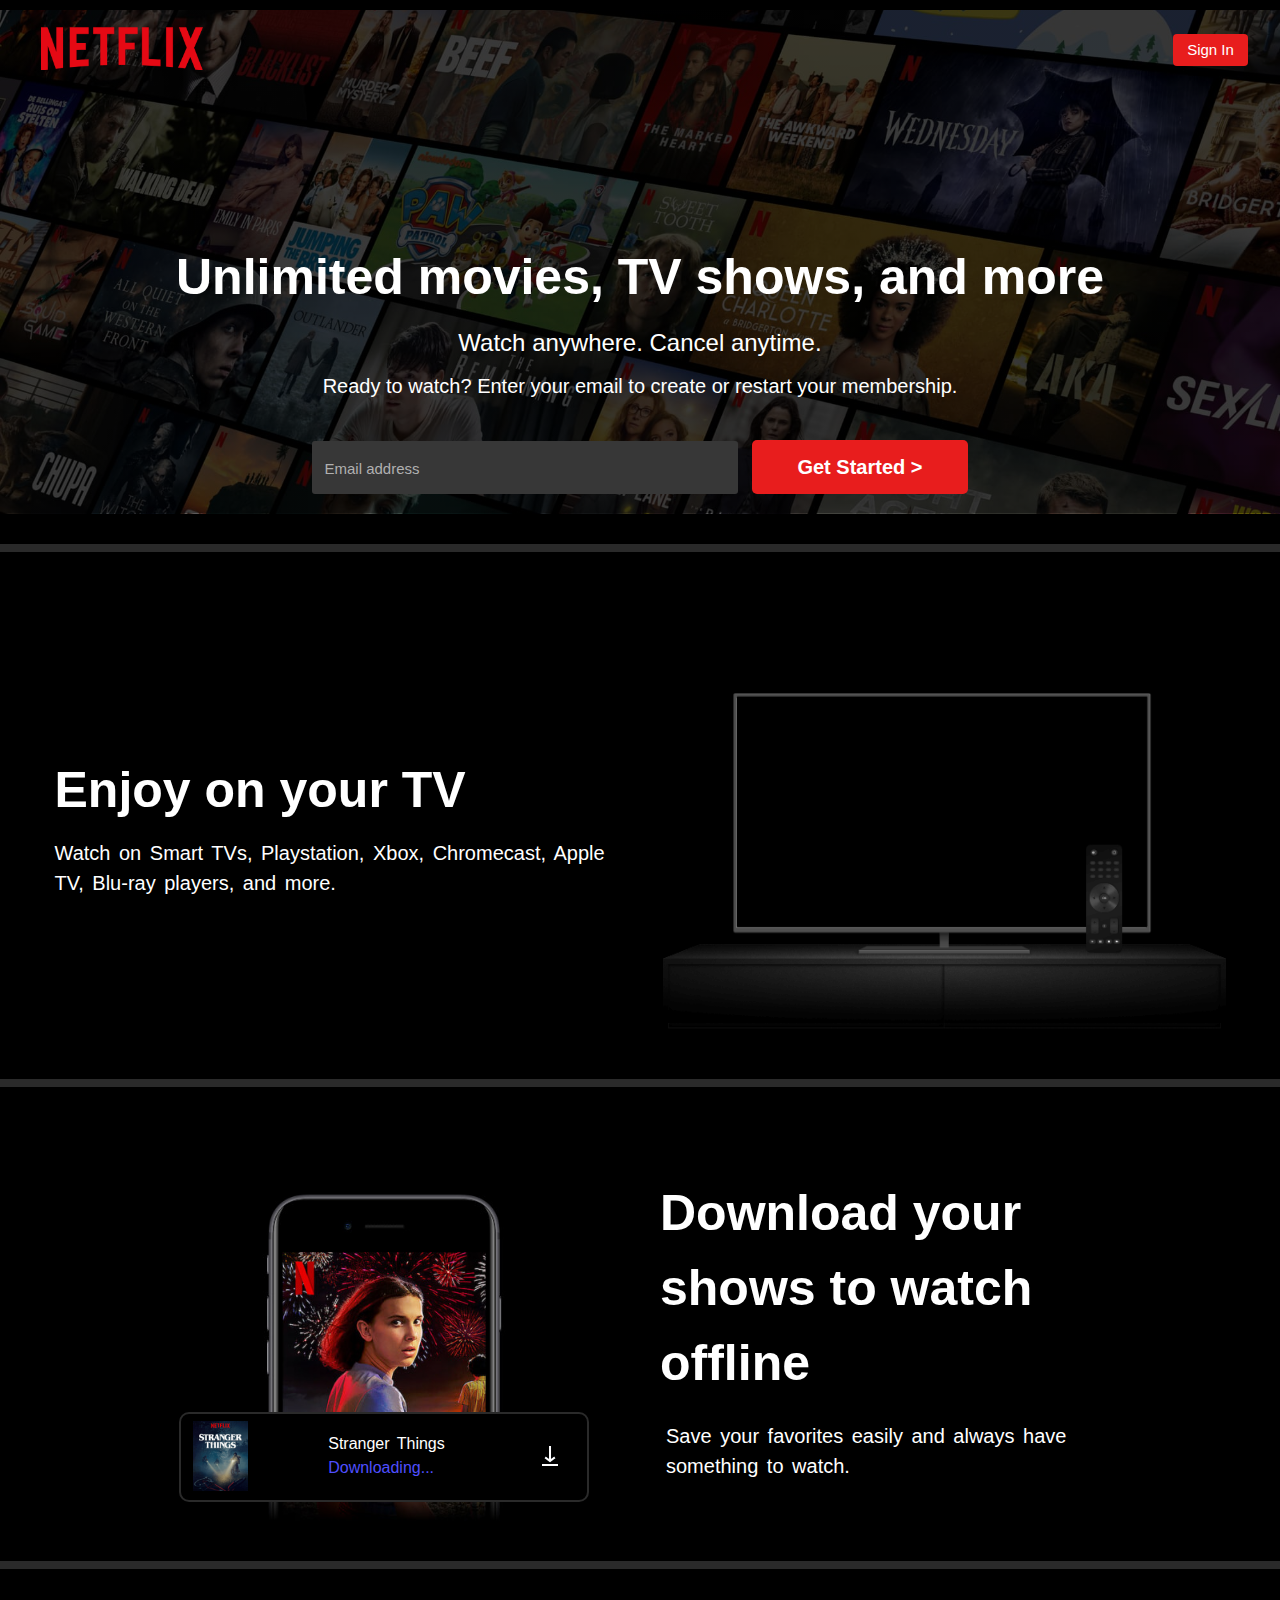
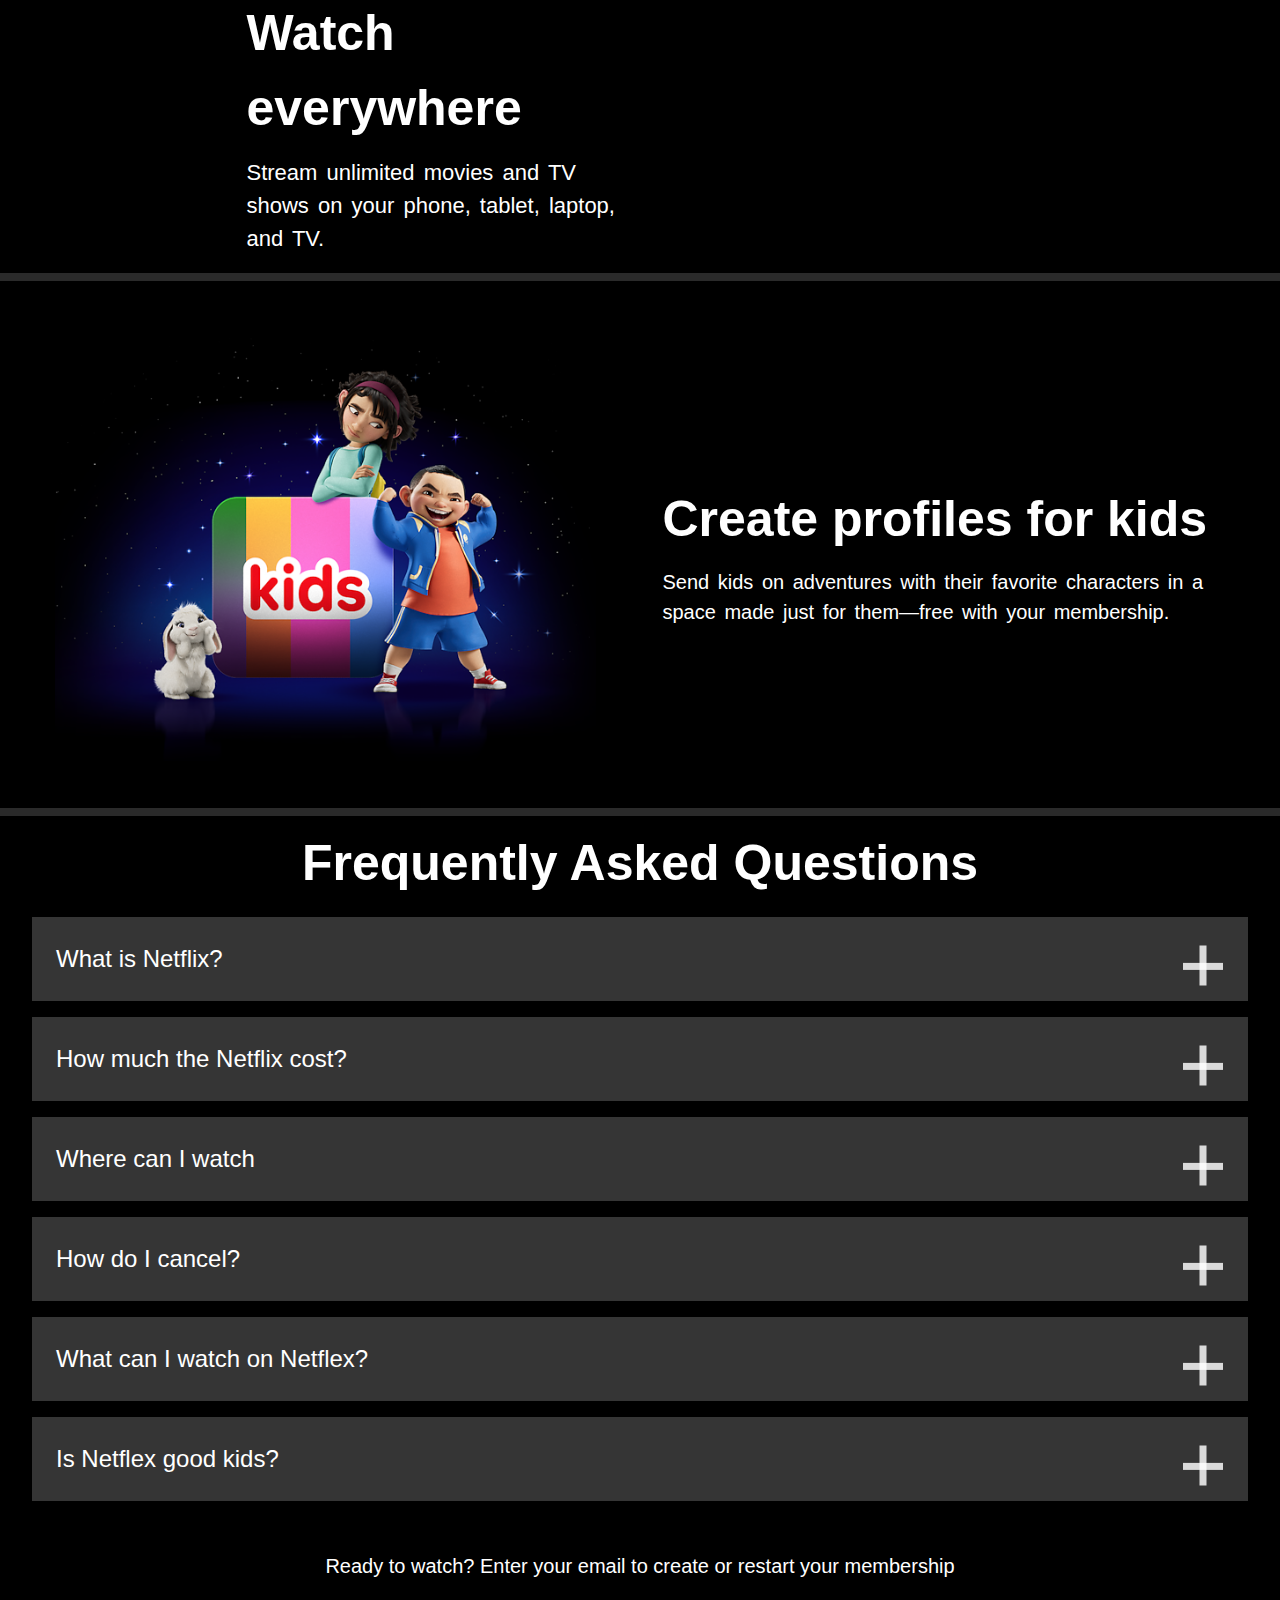
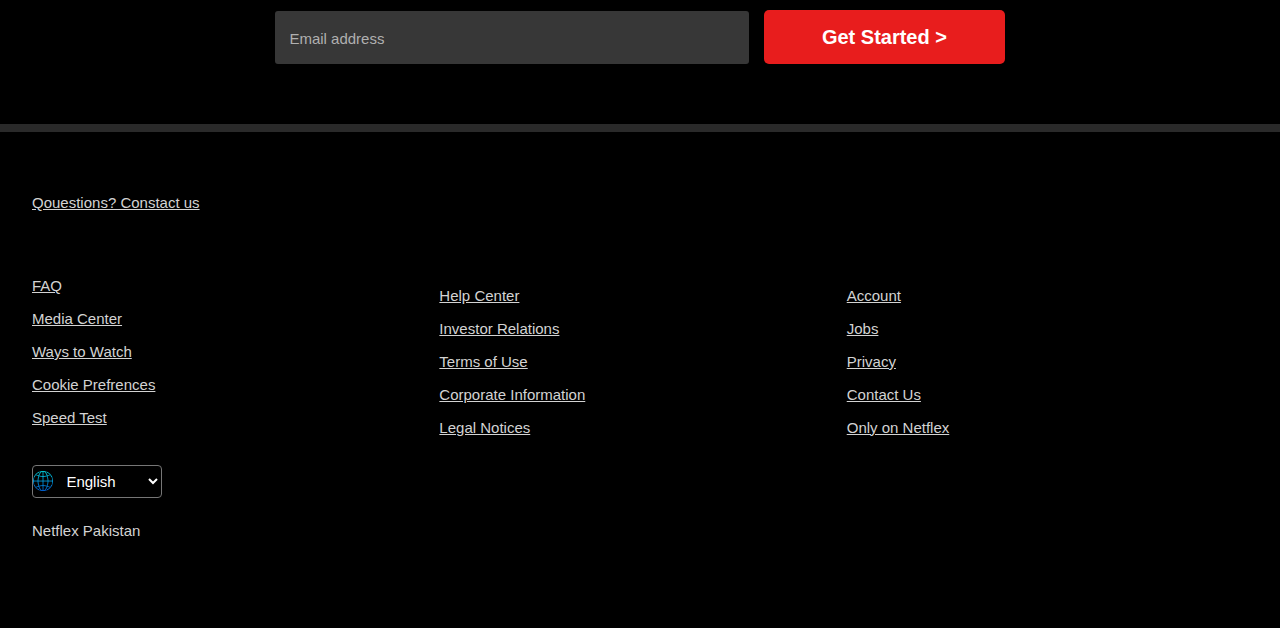
<file: index.html>
<!DOCTYPE html>
<html lang="en">
<head>
    <meta charset="UTF-8">
    <meta http-equiv="X-UA-Compatible" content="IE=edge">
    <meta name="viewport" content="width=device-width, initial-scale=1.0">
    <link rel="stylesheet" href="./css/w3.css">
    <link rel="stylesheet" href="./css/mystyle.css">
    <title>Netflex</title>
</head>
<body>
    <header class="header-section sm-bg-img">
       <div class="container">
        <nav class="navbar" style="padding: 1em 0em;">
            <div class="align-boxes">
            <div class="logo-box"><a href="#"></a></div>
            <div class="sign-btn-box bg-red-btn"><a href="./pages/signup.html">sign in</a></div>
            </div>
        </nav>
        <div class="center-content text-white">
            <h1 class="large-f">Unlimited movies, TV shows, and more</h1>
            <h3>Watch anywhere. Cancel anytime.</h3>
            <h4>Ready to watch? Enter your email to create or restart your membership.</h4>
            <div class="input-box align-boxes">
                <div class="email-box" style="width: 65%;">
                    <input class="input-box email" type="email" id="email" placeholder=" " required style="padding: 1.5em 1em 0.5em 1em;">
                    <label for="email">Email address</label>
                </div>
                <div class="send-btn bg-red-btn"><a href="#">get started ></a></div>
            </div>
        </div>
       </div>
    </header>
    <section class="section">
        <div class="container">
            <div class="align-boxes sm-dev">
            <div class="content-box left-align heading-first">
                <h1 class="large-f">Enjoy on your TV</h1>
                <p>Watch on Smart TVs, Playstation, Xbox, Chromecast, Apple TV, Blu-ray players, and more.</p>
            </div>
            <div class="content-box right-align">
                <div class="tv-img-box"><img src="./assessts/tv.png" alt="pc image">
                    <video autoplay muted preload="auto" src="https://assets.nflxext.com/ffe/siteui/acquisition/ourStory/fuji/desktop/video-tv-0819.m4v" type="video/mp4" class="hosting-vid"></video>
                </div>
            </div>
            </div>
        </div>
    </section>

    <section class="section" style="border: 0px">
        <div class="container" style="width: 80%;">
            <div class="align-boxes sm-dev">
                <div class="content-box left-align reduce-pad">
                    <div class="tv-img-box" style="margin-top: 2rem;">
                        <img src="./assessts/mobile-0819.jpg" alt="pc image">
                        <div class="download-box">
                            <div class="align-boxes" style="width: 100%; padding: 0.5em 0.8em; margin: 0rem;">
                                <div class="movie-img" style="width: 5.5rem;"><img style="display: block; height: 7rem;" src="./assessts/boxshot.png" alt="boxshot image"></div>
                                <div class="download-text"><p style="font-size: 1.6rem;">Stranger Things <span style="display: block; color: rgb(79, 79, 255);">Downloading...</span></p></div>
                                <div class="download-icon"></div>
                            </div>
                        </div>
                    </div>
                </div>
            <div class="content-box right-align heading-first" style="padding: 0em;">
                <h1 class="large-f" style=" margin-left: 2rem;">Download your shows to watch offline</h1>
                <p style="padding: 0.5em 1.3em;">Save your favorites easily and always have something to watch.</p>
            </div>
            </div>
        </div>
    </section>

    <section class="section" style="height: 65vh;">
        <div class="container" style="width: 65%; margin-top: 1.5rem;">
            <div class="content-box left-align">
                <h1 class="large-f" style="word-spacing: -3px;">Watch <span class="sm-inline" style="display: block;"> everywhere</span></h1>
                <p style="font-size: 2.2rem;">Stream unlimited movies and TV shows on your phone, tablet, laptop, and TV.</p>
            </div>
            </div>
        </div>
    </section>

    <section class="section" style="border: 0px">
        <div class="container">
            <div class="align-boxes sm-dev">
                <div class="content-box left-align">
                    <div class="tv-img-box">
                        <img src="./assessts/kids-cart.png" alt="kids cartoon image">
                    </div>
                </div>
            <div class="content-box right-align heading-first">
                <h1 class="large-f">Create profiles for kids</h1>
                <p>Send kids on adventures with their favorite characters in a space made just for them—free with your membership.</p>
            </div>
            </div>
        </div>
    </section>

    <section class="section questions-box" style="height: fit-content">
        <div class="container" style="margin: 3rem auto 2rem auto;">
            <h1 class="large-f" style="text-align: center;">Frequently Asked Questions</h1>

            <button onclick="myFunction('Demo1')" class="w3-btn popup-btn w3-block w3-text-white w3-xlarge w3-left-align w3-margin-top" style="background-color: rgba(124, 124, 124, 0.428); padding: 1em">What is Netflix?<div class="plus-btn manu-btn">
                <input class="checkbox" type="checkbox">
                <div class="lines">
                    <span class="line line1"></span>
                    <span class="line line2"></span>
                    <span class="line line3"></span>
                </div>
            </div>
        </button>
            <div id="Demo1" class="w3-container w3-padding-large w3-hide w3-border-top w3-border-black" style="background-color: rgba(124, 124, 124, 0.428);">
                <h4>Section 1</h4>
                <p>Netflix is a streaming service that offers a wide variety of award-winning TV shows, movies, anime, documentaries, and more on thousands of internet-connected devices.</p>
                <p style="padding-top: 1em;">You can watch as much as you want, whenever you want without a single commercial – all for one low monthly price. There's always something new to discover and new TV shows and movies are added every week!</p>
            </div>

            <button onclick="myFunction('Demo2')" class="w3-btn popup-btn w3-block w3-text-white w3-xlarge w3-left-align w3-margin-top" style="background-color: rgba(124, 124, 124, 0.428); padding: 1em">How much the Netflix cost?
                <div class="plus-btn manu-btn">
                    <input class="checkbox" type="checkbox">
                    <div class="lines">
                        <span class="line line1"></span>
                        <span class="line line2"></span>
                        <span class="line line3"></span>
                    </div>
                </div>
            </button>
            <div id="Demo2" class="w3-container w3-padding-large w3-hide w3-border-top w3-border-black" style="background-color: rgba(124, 124, 124, 0.428);">
                <p>Watch Netflix on your smartphone, tablet, Smart TV, laptop, or streaming device, all for one fixed monthly fee. Plans range from Rs250 to Rs1,100 a month. No extra costs, no contracts.</p>
            </div>

            <button onclick="myFunction('Demo3')" class="w3-btn popup-btn w3-block w3-text-white w3-xlarge w3-left-align w3-margin-top" style="background-color: rgba(124, 124, 124, 0.428); padding: 1em">Where can I watch 
                <div class="plus-btn manu-btn">
                    <input class="checkbox" type="checkbox">
                    <div class="lines">
                        <span class="line line1"></span>
                        <span class="line line2"></span>
                        <span class="line line3"></span>
                    </div>
                </div>
            </button>
            <div id="Demo3" class="w3-container w3-padding-large w3-hide w3-border-top w3-border-black" style="background-color: rgba(124, 124, 124, 0.428);">
                <p>Watch anywhere, anytime. Sign in with your Netflix account to watch instantly on the web at netflix.com from your personal computer or on any internet-connected device that offers the Netflix app, including smart TVs, smartphones, tablets, streaming media players and game consoles.
                </p>
                <p style="padding-top: 1em;">You can also download your favorite shows with the iOS, Android, or Windows 10 app. Use downloads to watch while you're on the go and without an internet connection. Take Netflix with you anywhere.</p>
            </div>

            <button onclick="myFunction('Demo4')" class="w3-btn popup-btn w3-block w3-text-white w3-xlarge w3-left-align w3-margin-top" style="background-color: rgba(124, 124, 124, 0.428); padding: 1em">How do I cancel? 
                <div class="plus-btn manu-btn">
                    <input class="checkbox" type="checkbox">
                    <div class="lines">
                        <span class="line line1"></span>
                        <span class="line line2"></span>
                        <span class="line line3"></span>
                    </div>
                </div>
            </button>
            <div id="Demo4" class="w3-container w3-padding-large w3-hide w3-border-top w3-border-black" style="background-color: rgba(124, 124, 124, 0.428);">
                <p>Netflix is flexible. There are no pesky contracts and no commitments. You can easily cancel your account online in two clicks. There are no cancellation fees – start or stop your account anytime.</p>
            </div>

            <button onclick="myFunction('Demo5')" class="w3-btn popup-btn w3-block w3-text-white w3-xlarge w3-left-align w3-margin-top" style="background-color: rgba(124, 124, 124, 0.428); padding: 1em">What can I watch on Netflex? 
                <div class="plus-btn manu-btn">
                    <input class="checkbox" type="checkbox">
                    <div class="lines">
                        <span class="line line1"></span>
                        <span class="line line2"></span>
                        <span class="line line3"></span>
                    </div>
                </div>
            </button>
            <div id="Demo5" class="w3-container w3-padding-large w3-hide w3-border-top w3-border-black" style="background-color: rgba(124, 124, 124, 0.428);">
                <p>Netflix has an extensive library of feature films, documentaries, TV shows, anime, award-winning Netflix originals, and more. Watch as much as you want, anytime you want.</p>
            </div>

            <button onclick="myFunction('Demo6')" class="w3-btn popup-btn w3-block w3-text-white w3-xlarge w3-left-align w3-margin-top" style="background-color: rgba(124, 124, 124, 0.428); padding: 1em">Is Netflex good kids?
            <div class="plus-btn manu-btn">
                <input class="checkbox" type="checkbox">
                <div class="lines">
                    <span class="line line1"></span>
                    <span class="line line2"></span>
                    <span class="line line3"></span>
                </div>
            </div>
            </button>
            <div id="Demo6" class="w3-container w3-padding-large w3-hide w3-border-top w3-border-black" style="background-color: rgba(124, 124, 124, 0.428);">
                <p>The Netflix Kids experience is included in your membership to give parents control while kids enjoy family-friendly TV shows and movies in their own space.</p>
                <p style="padding-top: 1em;">Kids profiles come with PIN-protected parental controls that let you restrict the maturity rating of content kids can watch and block specific titles you don’t want kids to see.</p>
            </div>

            <h4 class="w3-center" style="margin-top: 5rem;">Ready to watch? Enter your email to create or restart your membership</h4>
            <div class="input-box align-boxes center-content" style="margin: 0rem auto 4rem auto;">
                <div class="email-box" style="width: 65%;">
                    <input class="input-box email" type="email" id="email2" placeholder=" " required style="padding: 1.5em 1em 0.5em 1em;">
                    <label for="email2">Email address</label>
                </div>
                <div class="send-btn bg-red-btn"><a href="#">get started ></a></div>
            </div>
        </div>
    </section>
    <footer class="footer-section">
        <div class="container">
            <div class="align-boxes" style="margin-top: 5rem;">
                <div class="links-box">
                    <p><a href="./pages/quest&contact-us.html">Qouestions? Constact us</a></p>
                    <p style="margin-top: 5rem;"><a href="./pages/FAQ-page.html">FAQ</a></p>
                    <p><a href="#">Media Center</a></p>
                    <p><a href="#">Ways to Watch</a></p>
                    <p><a href="#">Cookie Prefrences</a></p>
                    <p><a href="#">Speed Test</a></p>
                    <select>
                        <option value="English">English</option>
                    </select>
                    <p style="padding-top: 1.5em;">Netflex Pakistan</p>
                </div>

                <div class="links-box">
                    <p style="padding-top: 0em;"><a href="#">Help Center</a></p>
                    <p><a href="#">Investor Relations</a></p>
                    <p><a href="#">Terms of Use</a></p>
                    <p><a href="#">Corporate Information</a></p>
                    <p><a href="#">Legal Notices</a></p>
                </div>
                <div class="links-box w3-hide-small">
                    <p style="padding-top: 0em;"><a href="#">Account</a></p>
                    <p><a href="#">Jobs</a></p>
                    <p><a href="#">Privacy</a></p>
                    <p><a href="./pages/signup.html">Contact Us</a></p>
                    <p><a href="#">Only on Netflex</a></p>
                </div>
            </div>
        </div>
    </footer>
    <script>
        function myFunction(id) {
          var x = document.getElementById(id);
          if (x.className.indexOf("w3-show") == -1) {
            x.className += " w3-show";
          } else { 
            x.className = x.className.replace(" w3-show", "");
          }
        }
        </script>
</body>
</html>
</file>
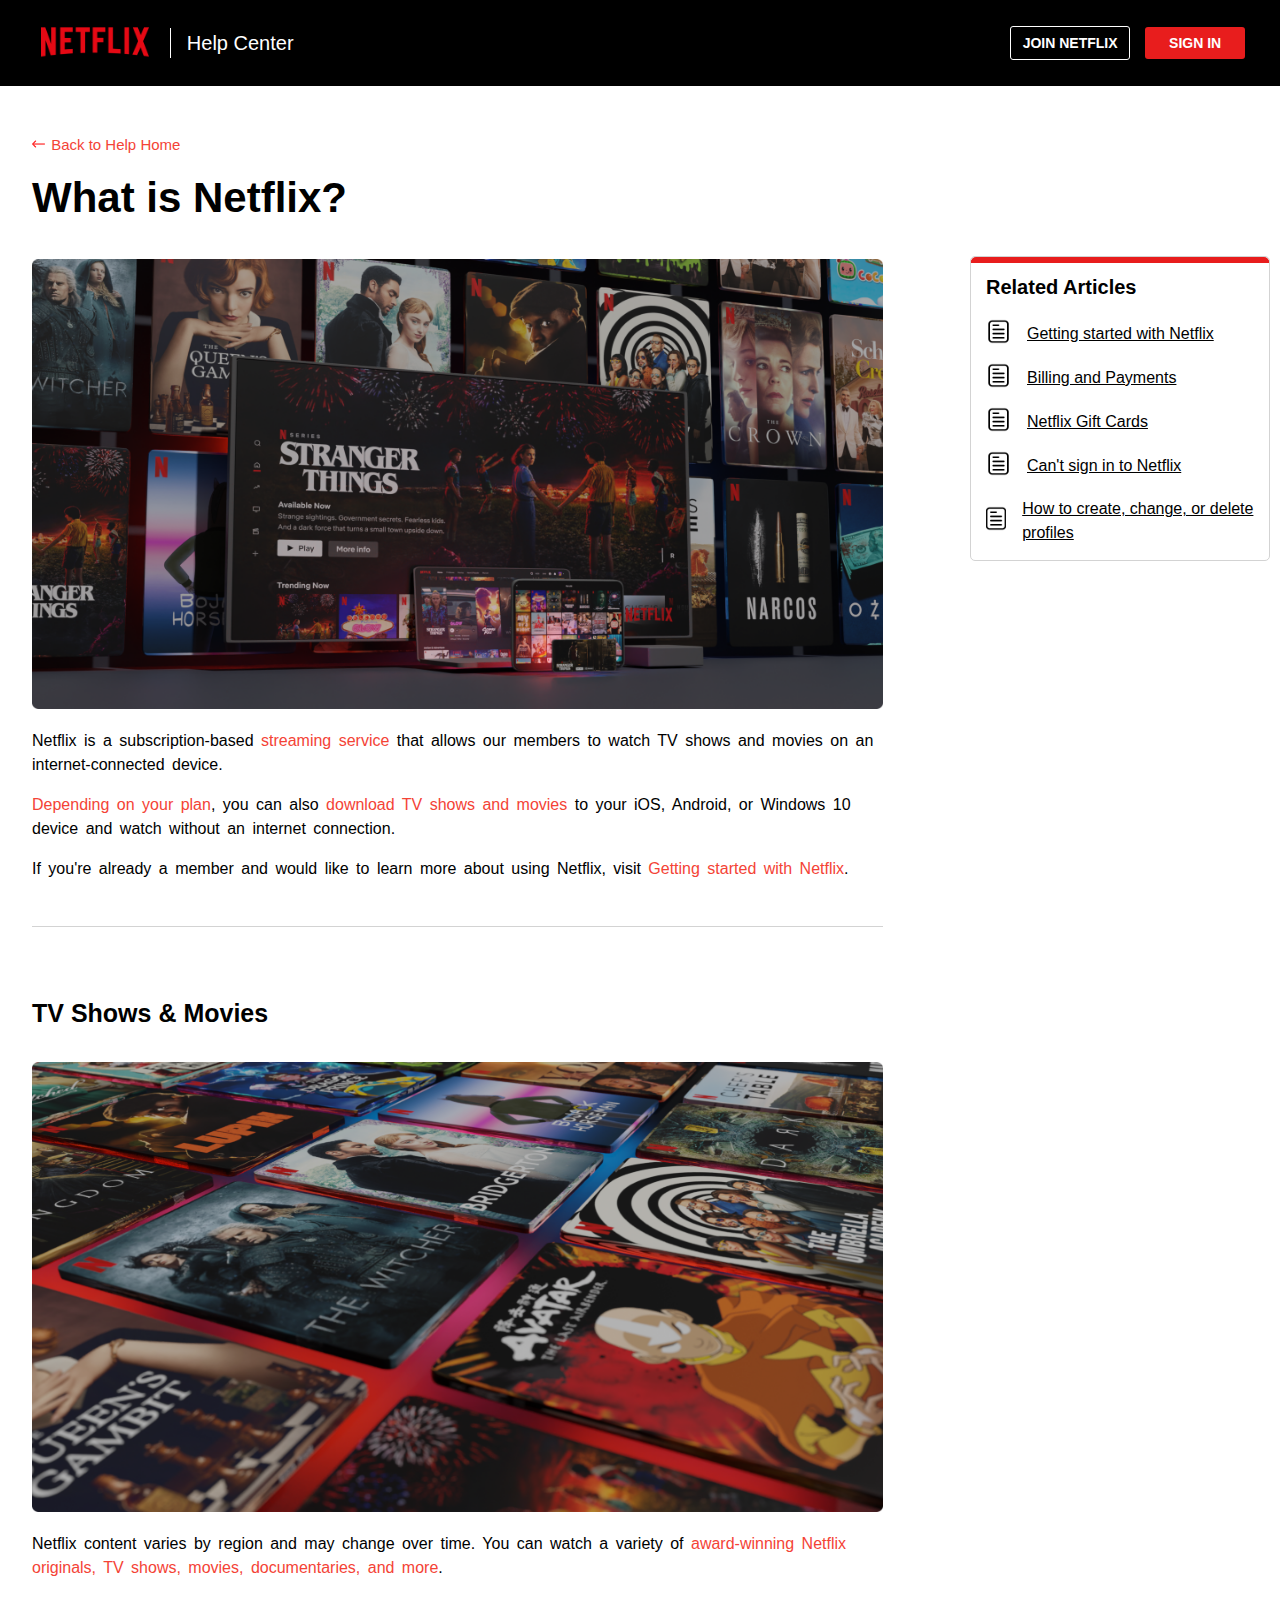
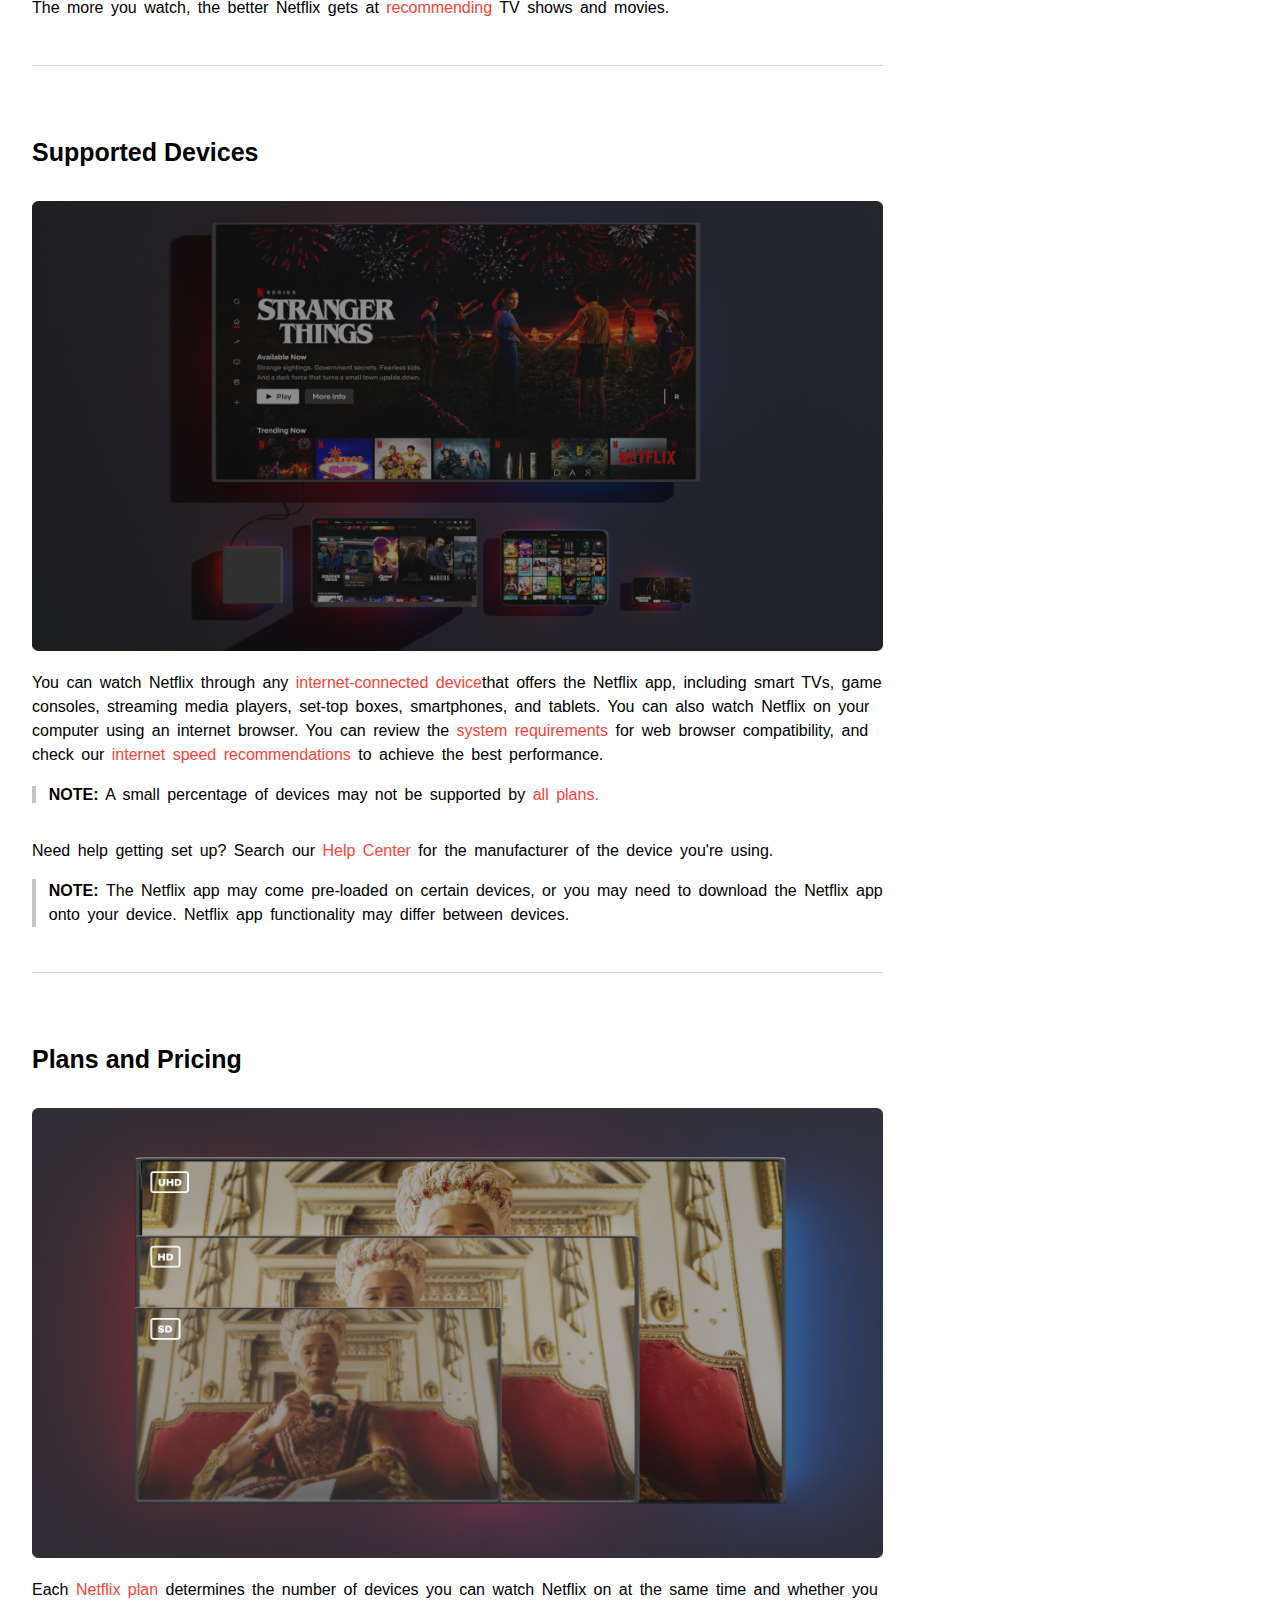
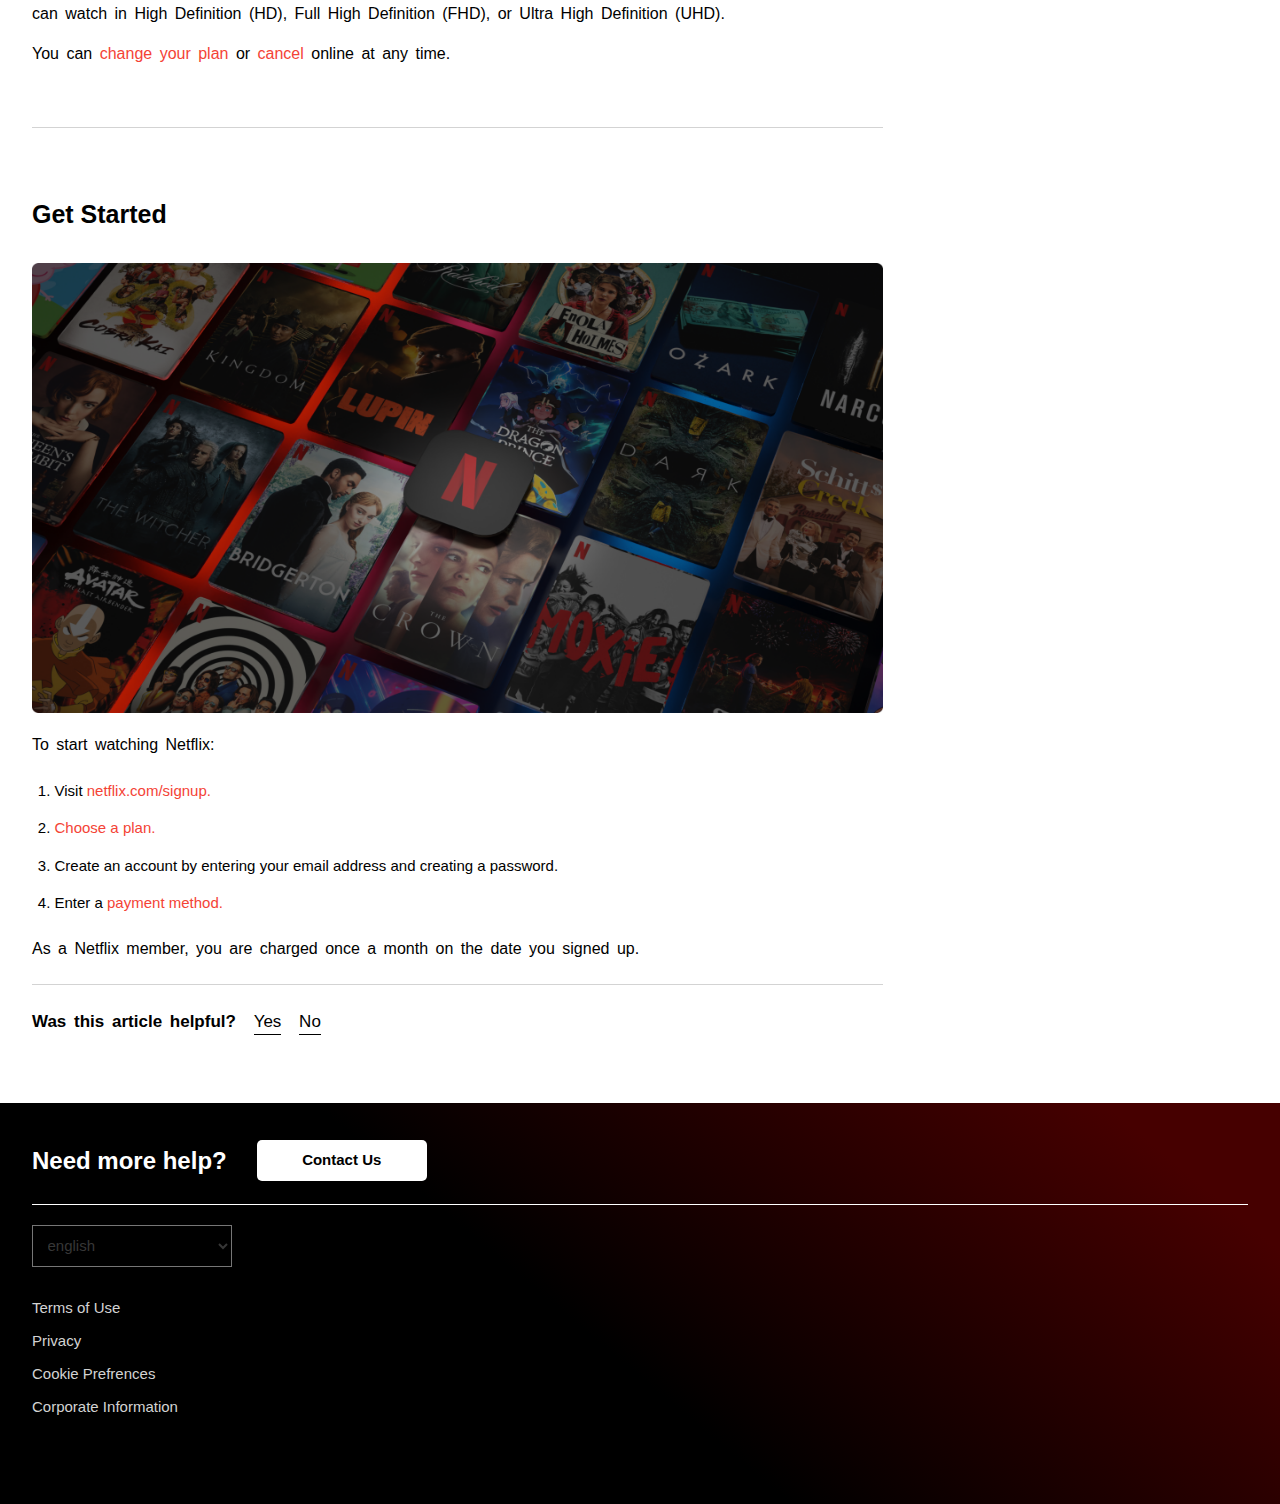
<file: pages/FAQ-page.html>
<!DOCTYPE html>
<html lang="en">
<head>
    <meta charset="UTF-8">
    <meta http-equiv="X-UA-Compatible" content="IE=edge">
    <meta name="viewport" content="width=device-width, initial-scale=1.0">
    <link rel="stylesheet" href="./../css/w3.css">
    <link rel="stylesheet" href="./../css/mystyle.css">
    <title>FAQ Page</title>
</head>
<body class="w3-white">
    <main style="position: relative;"> 
    <nav class="navbar bg-black w3-text-white" style="padding: 0.4em 0.2em;">
        <div class="container-lg">
            <div class="align-boxes">
            <div class="left-box align-boxes">
            <div class="logo-box" style="width: 12rem; height: 4rem;">
                <a href="./../index.html"></a>
            </div>
            <div class="left-side-border"><span><a class="hover-bottombar" href="#">help center</a></span></div>
            </div>
            <div class="buttons align-boxes">
                <div class="join-btn btn"><a href="#">join netflix</a></div>
                <div class="signIn-btn btn bg-red-btn" style="margin-left: 1.5rem; width: 10rem;"><a href="./signup.html">sign In</a></div>
            </div>
          </div>
         </div>
      </nav>

    <section class="section" style="border: none; height: fit-content;">
        <div class="container-lg" style="padding-top: 2.5em;">
            <div class="back-btn"><a class="w3-text-red" href="./help-page.html"><span class="left-arrow-icon"></span> Back to Help Home</a></div>
            <h1 style="font-size: 4.2rem;">What is Netflix?</h1>
            <div class="img-box"><img src="./../assessts/img1.png" alt=""></div>
            <div class="img-desc">
                <p>Netflix is a subscription-based <span class="w3-text-red"><a href="#">streaming service</a></span> that allows our members to watch TV shows and movies on an internet-connected device.</p>
                <p style="padding: 1em 0em;"><span class="w3-text-red"><a href="#">Depending on your plan</a></span>, you can also <span class="w3-text-red"><a href="#"> download TV shows and movies</a></span> to your iOS, Android, or Windows 10 device and watch without an internet connection.</p>
                <p>If you're already a member and would like to learn more about using Netflix, visit <span class="w3-text-red"><a href="#">Getting started with Netflix</a></span>.</p>
            </div>
            <div class="rel-articel-box">
                <div class="red-line">
                <h4>related articles</h4>
                <div class="articel-box"><span class="articel-icon"></span><a href="#">Getting started with Netflix</a></div>
                <div class="articel-box"><span class="articel-icon"></span><a href="#">Billing and Payments</a></div>
                <div class="articel-box"><span class="articel-icon"></span><a href="#">Netflix Gift Cards</a></div>
                <div class="articel-box"><span class="articel-icon"></span><a href="#">Can't sign in to Netflix
                </a></div>
                <div class="articel-box"><span class="articel-icon"></span><a href="#">How to create, change, or delete profiles
                </a></div>
            </div>
        </div>
        </div>            
    </section>      

    <section class="section" style="border: none; height: fit-content;">
        <div class="container-lg" style="padding-top: 2.5em;">
            <h2 style="font-size: 2.5rem; font-weight: bold;">TV Shows & Movies</h2>
            <div class="img-box"><img src="./../assessts/img2.png" alt=""></div>
            <div class="img-desc">
                <p>Netflix content varies by region and may change over time. You can watch a variety of <span class="w3-text-red"><a href="#"> award-winning Netflix originals, TV shows, movies, documentaries, and more</a></span>.</p>
                <p style="padding-top: 1em;">The more you watch, the better Netflix gets at <span class="w3-text-red"><a href="#"> recommending</a></span> TV shows and movies.</p>
            </div>
        </div>
    </section>

    <section class="section" style="border: none; height: fit-content;">
        <div class="container-lg" style="padding-top: 2.5em;">
            <h2 style="font-size: 2.5rem; font-weight: bold;">Supported Devices</h2>
            <div class="img-box"><img src="./../assessts/img3.png" alt=""></div>
            <div class="img-desc">
                <p>You can watch Netflix through any <span class="w3-text-red"><a href="#">internet-connected device</a></span>that offers the Netflix app, including smart TVs, game consoles, streaming media players, set-top boxes, smartphones, and tablets. You can also watch Netflix on your computer using an internet browser. You can review the<span class="w3-text-red"><a href="#"> system requirements</a></span> for web browser compatibility, and check our <span class="w3-text-red"><a href="#"> internet speed recommendations </a></span>to achieve the best performance.</p>
                <p style="padding: 1em 0em;"><b class="leftbar">NOTE:</b> A small percentage of devices may not be supported by <span class="w3-text-red"><a href="#">all plans.</a></span></p>
                <p style="padding: 1em 0em;">Need help getting set up? Search our <span class="w3-text-red"><a href="#">Help Center</a></span> for the manufacturer of the device you're using.</p>
                <p class="leftbar"><b>NOTE: </b>The Netflix app may come pre-loaded on certain devices, or you may need to download the Netflix app onto your device. Netflix app functionality may differ between devices.</p>
            </div>
        </div>
    </section>

    <section class="section" style="border: none; height: fit-content;">
        <div class="container-lg" style="padding-top: 2.5em;">
            <h2 style="font-size: 2.5rem; font-weight: bold;">Plans and Pricing</h2>
            <div class="img-box"><img src="./../assessts/img4.png" alt=""></div>
            <div class="img-desc">
                <p>Each <span class="w3-text-red"><a href="#">Netflix plan </a></span>determines the number of devices you can watch Netflix on at the same time and whether you can watch in High Definition (HD), Full High Definition (FHD), or Ultra High Definition (UHD).</p>
                <p style="padding: 1em 0em;">You can <span class="w3-text-red"><a href="#">change your plan </a></span>or <span class="w3-text-red"><a href="#">cancel </a></span>online at any time.</p>
            </div>
        </div>
    </section>

    <section class="section pad-bottom" style="border: none; height: fit-content;">
        <div class="container-lg" style="padding: 2.5em 0em;">
            <h2 style="font-size: 2.5rem; font-weight: bold;">Get Started</h2>
            <div class="img-box"><img src="./../assessts/img5.png" alt=""></div>
            <div class="img-desc" style="padding-bottom: 1.5em;">
                <p>To start watching Netflix:</p>
                <ol class="order-list">
                    <li>Visit <span class="w3-text-red"><a href="#">netflix.com/signup.</a></span></li>
                    <li><span class="w3-text-red"><a href="#">Choose a plan.</a></span></li>
                    <li>Create an account by entering your email address and creating a password.</li>
                    <li>Enter a <span class="w3-text-red"><a href="#">payment method.</a></span></li>
                </ol>
                <p>As a Netflix member, you are charged once a month on the date you signed up. </p>
            </div>
            <p><b style="font-size: 1.7rem;">Was this article helpful? <button class="f-btn">Yes</button> <button class="f-btn">No</button></b></p>
        </div>
    </section>
    </main>
      <footer class="footer-section" style="background: rgb(0,0,0);
      background: linear-gradient(40deg, rgba(0,0,0,1) 45%, rgba(70,0,0,1) 90%); color: white; margin-top: 3rem;">
          <div class="container-lg" style="padding: 1em 0em 0em 0em;">
            <div class="align-boxes" style="border-bottom: 1px solid white; justify-content: flex-start; padding: 1em 0em;">
            <h3 style="font-weight: bold;">Need more help?</h3>
            <a href="#" class="bg-red-btn hover-gray" style="color: black; background: white; margin-left: 3rem; padding: 0.6em 0em; font-weight: bold;">Contact Us</a>
            </div>
              <div class="select-box" style="margin: 2rem 0rem;">
                  <select id="language-select">
                      <option value="english">english</option>
                      <option value="spanish">spanish</option>
                      <option value="francias">francias</option>
                      <option value="united kingdom">united kingdom</option>
                      <option value="romana">romana</option>
                      <option value="polsy">polsy</option>
                      <option value="turkce">turkce</option>
                      <option value="italiano">italiano</option>
                      <option value="melayu">melayu</option>
                  </select>
              </div>
              <div class="links-box remove-underline">
                  <p><a href="#">Terms of Use</a></p>
                  <p><a href="#">Privacy</a></p>
                  <p><a href="#">Cookie Prefrences</a></p>
                  <p><a href="#">Corporate Information</a></p>
              </div>
  
          </div>
      </footer>
</body>
</html>
</file>
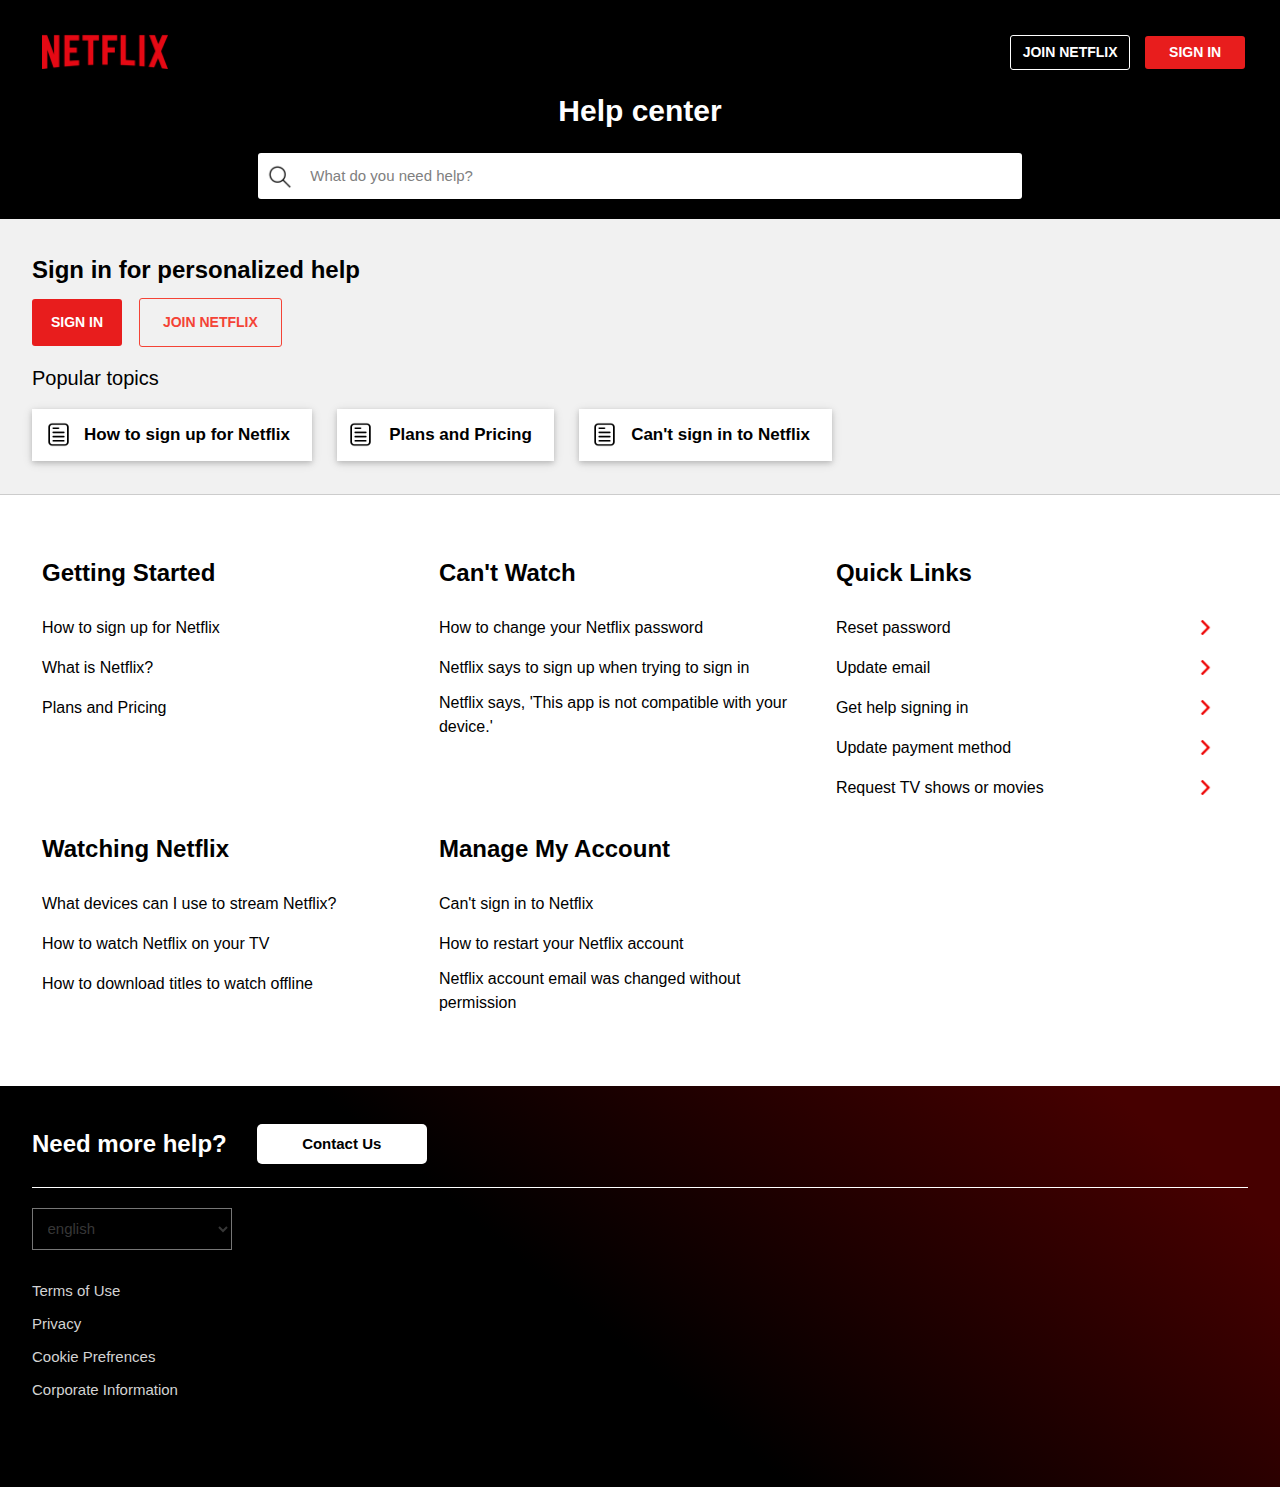
<file: pages/help-page.html>
<!DOCTYPE html>
<html lang="en">
<head>
    <meta charset="UTF-8">
    <meta http-equiv="X-UA-Compatible" content="IE=edge">
    <meta name="viewport" content="width=device-width, initial-scale=1.0">
    <link rel="stylesheet" href="./../css/w3.css">
    <link rel="stylesheet" href="./../css/mystyle.css">
    <title>Help Page</title>
</head>
<body class="w3-white">
    <nav class="navbar navbar-bef" style="color: white; padding: 1.5em 0.2em 0em 0.2em;">
        <div class="container-lg">
            <div class="align-boxes">
                <div class="logo-box inhelp-sect" style="width: 14rem; height: 4rem;">
                    <a href="./../index.html"></a>
            </div>
            <div class="buttons align-boxes">
                <div class="join-btn btn"><a href="#">join netflix</a></div>
                <div class="signIn-btn btn bg-red-btn" style="margin-left: 1.5rem; width: 10rem;"><a href="./../pages/signup.html">sign In</a></div>
            </div>
          </div>
            </div>
            <div class="help-center-box">
                <h2>Help center</h2>
                <div class="input-box" style="position: relative; width: 100%;">
                    <span class="search-icon"></span>
                    <input type="text" placeholder="What do you need help?">
                </div>
            </div>
      </nav>
      <div class="section w3-light-gray w3-border-bottom" style="height: fit-content; border: none; padding: 1.5em 0em;">
        <div class="container-lg">
            <h3 style="font-weight: bold;">Sign in for personalized help</h3>
            <div class="buttons align-boxes" style="max-width: 25rem; margin: 0%;">
                <div class="btn signIn-btn bg-red-btn text-white" style="width: fit-content; width: 9rem; padding: 0.5em 0em;"><a href="#">sign in</a></div>
                <div class="join-btn btn w3-text-red w3-border w3-border-red w3-hover-red" style="width: auto; background: none; padding: 0.5em 0.8em"><a href="./../pages/signup.html">join netflix</a></div>
            </div>
            <h4 class="w3-margin-top">Popular topics</h4>
            <div class="align-boxes topics-boxes w3-margin-top" style="max-width: 80rem; margin: 0%;">
                <div class="box w3-white w3-card" style="width: auto"><span class="articel-icon"></span><a href="#">How to sign up for Netflix</a></div>
                <div class="box w3-white w3-card" style="width: auto"><span class="articel-icon"></span><a href="#">Plans and Pricing</a></div>
                <div class="box w3-white w3-card" style="width: auto"><span class="articel-icon"></span><a href="#">Can't sign in to Netflix</a></div>
            </div>
        </div>
    </div>
    <div class="section links-section" style="border: none; height: fit-content;">
        <div class="container-lg">
            <div class="align-boxes" style="margin: 5rem auto; align-items: flex-start; flex-wrap: wrap;">
                <div class="box box1" style="width: fit-content; padding: 0em;">
                    <h3>Getting Started</h3>
                    <p><a href="#">How to sign up for Netflix</a></p>
                    <p><a href="#">What is Netflix?</a></p>
                    <p><a href="#">Plans and Pricing</a></p>
                </div>
                <div class="box box2">
                    <h3>Can't Watch</h3>
                    <p><a href="#">How to change your Netflix password</a></p>
                    <p><a href="#">Netflix says to sign up when trying to sign in</a></p>
                    <p><a href="#">Netflix says, 'This app is not compatible with your device.'</a></p>
                </div>
                <div class="box box3" style="padding: 0em;">
                    <h3>Manage My Account</h3>
                    <p><a href="#">Can't sign in to Netflix</a></p>
                    <p style="padding-right: 1em;"><a href="#">How to restart your Netflix account</a></p>
                    <p style="padding-right: 3em;"><a href="#">Netflix account email was changed without permission</a></p>
                </div>
                <div class="box box4">
                    <h3>Watching Netflix</h3>
                    <p><a href="#">What devices can I use to stream Netflix?</a></p>
                    <p><a href="#">How to watch Netflix on your TV</a></p>
                    <p><a href="#">How to download titles to watch offline</a></p>
                </div>
                <div class="box box5" style="padding: 0em;">
                    <h3>Quick Links</h3>
                    <p><a class="right-arrow" href="#">Reset password</a></p>
                    <p><a href="#" class="right-arrow">Update email</a></p>
                    <p><a href="#" class="right-arrow">Get help signing in</a></p>
                    <p><a href="#" class="right-arrow">Update payment method</a></p>
                    <p><a href="#" class="right-arrow">Request TV shows or movies</a></p>
                </div>
            </div>
        </div>
    </div>

   
    <footer class="footer-section" style="background: rgb(0,0,0);
    background: linear-gradient(40deg, rgba(0,0,0,1) 45%, rgba(70,0,0,1) 90%); color: white; margin-top: 3rem;">
        <div class="container-lg" style="padding: 1em 0em 0em 0em;">
          <div class="align-boxes sm-full" style="border-bottom: 1px solid white; justify-content: flex-start; flex-wrap: wrap; padding: 1em 0em;">
          <h3 style="font-weight: bold;">Need more help?</h3>
          <a href="#" class="bg-red-btn hover-gray" style="color: black; background: white; margin-left: 3rem; padding: 0.6em 0em; font-weight: bold;">Contact Us</a>
          </div>
            <div class="select-box" style="margin: 2rem 0rem;">
                <select id="language-select">
                    <option value="english">english</option>
                    <option value="spanish">spanish</option>
                    <option value="francias">francias</option>
                    <option value="united kingdom">united kingdom</option>
                    <option value="romana">romana</option>
                    <option value="polsy">polsy</option>
                    <option value="turkce">turkce</option>
                    <option value="italiano">italiano</option>
                    <option value="melayu">melayu</option>
                </select>
            </div>
            <div class="links-box remove-underline">
                <p><a href="#">Terms of Use</a></p>
                <p><a href="#">Privacy</a></p>
                <p><a href="#">Cookie Prefrences</a></p>
                <p><a href="#">Corporate Information</a></p>
            </div>

        </div>
    </footer>
</body>
</html>
</file>
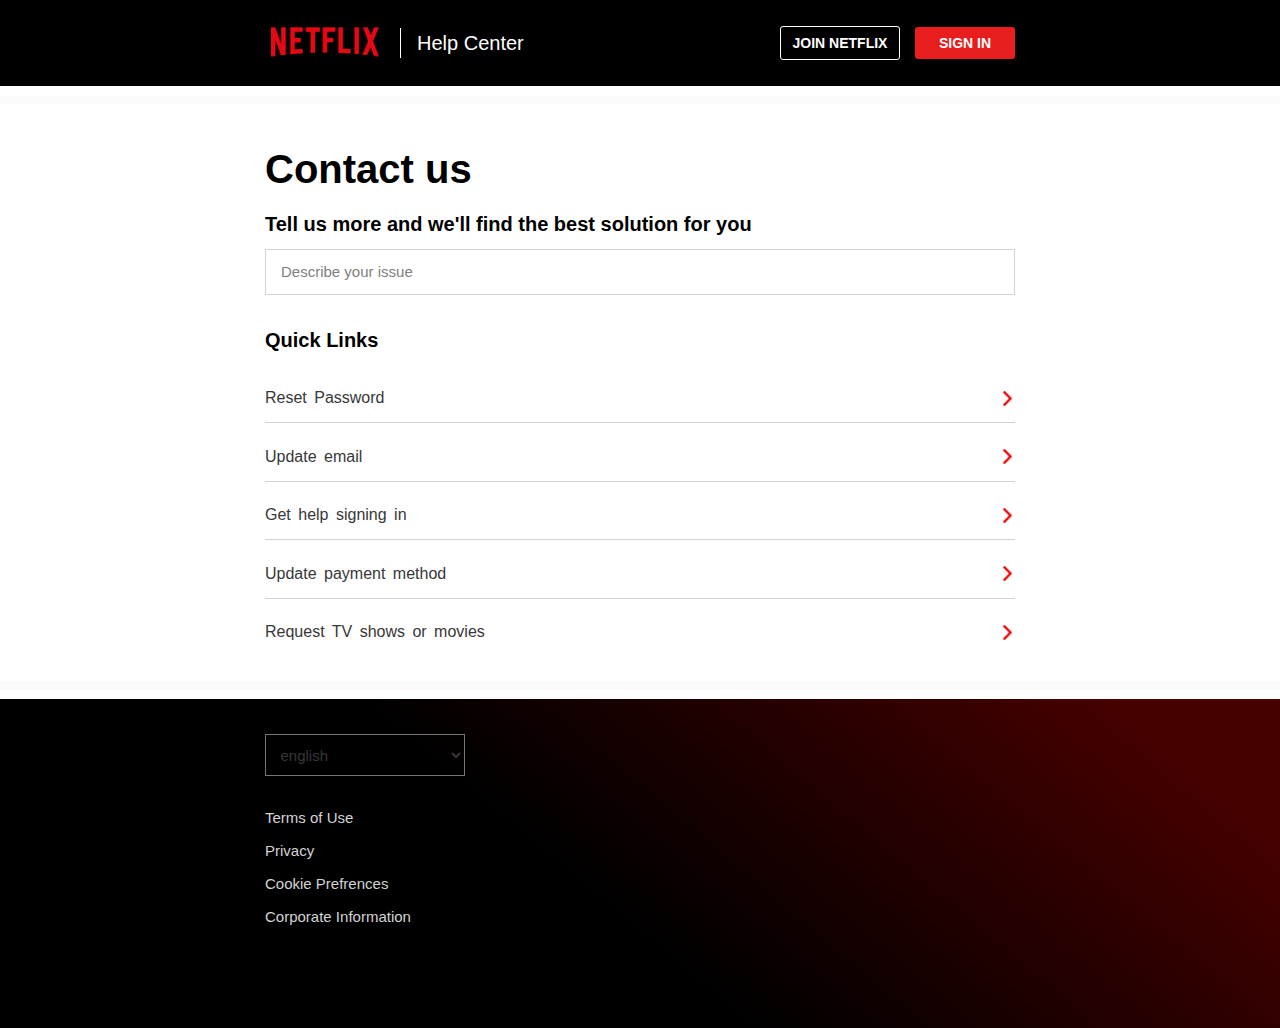
<file: pages/quest&contact-us.html>
<!doctype html>
<html lang="en">
  <head>
    <meta charset="utf-8">
    <meta name="viewport" content="width=device-width, initial-scale=1">
    <link rel="stylesheet" href="./../css/w3.css">
    <link rel="stylesheet" href="./../css/mystyle.css">
    <title>Contact Us</title>
  </head>
  <body style="background-color: white; color: black;">

    <nav class="navbar bg-black" style="color: white; padding: 0.4em 0.2em;">
        <div class="container" style="max-width: 75%; width: 75rem;">
            <div class="align-boxes">
            <div class="left-box align-boxes">
            <div class="logo-box" style="width: 12rem; height: 4rem;">
                <a href="./../index.html"></a>
            </div>
            <div class="left-side-border"><span><a class="hover-bottombar" href="#">help center</a></span></div>
            </div>
            <div class="buttons align-boxes">
                <div class="join-btn btn"><a href="#">join netflix</a></div>
                <div class="signIn-btn btn bg-red-btn" style="margin-left: 1.5rem; width: 10rem;"><a href="./signup.html">sign In</a></div>
            </div>
          </div>
            </div>
      </nav>

      <div class="section contactUs-box" style="height: fit-content;">
        <div class="container" style="max-width: 75%; width: 75rem; padding: 1em 0em;">
            <h1 style="font-size: 4rem;">Contact us</h1>
            <h3 style="font-weight: bold; font-size: 2rem;">Tell us more and we'll find the best solution for you</h3>
            <div class="issue-box" style="position: relative;"><input type="text" placeholder="Describe your issue"><span class="right-arrow-icon"></span></div>
            <h3 style="font-weight: bold; font-size: 2rem; margin-top: 3rem;">Quick Links</h3>
            <div class="links-box"><p><a href="#">Reset Password</a></p></div>
            <div class="links-box"><p><a href="#">Update email</a></p></div>
            <div class="links-box"><p><a href="#">Get help signing in</a></p></div>
            <div class="links-box"><p><a href="#">Update payment method</a></p></div>
            <div class="links-box" style="border-bottom: none;"><p><a href="#">Request TV shows or movies</a></p></div>
        </div>
      </div>
    <footer class="footer-section" style="background: rgb(0,0,0);
    background: linear-gradient(40deg, rgba(0,0,0,1) 45%, rgba(70,0,0,1) 90%);">
        <div class="container" style="max-width: 75%; width: 75rem; padding: 1em 0em;">
            <div class="select-box" style="margin: 2rem 0rem;">
                <select id="language-select">
                    <option value="english">english</option>
                    <option value="spanish">spanish</option>
                    <option value="francias">francias</option>
                    <option value="united kingdom">united kingdom</option>
                    <option value="romana">romana</option>
                    <option value="polsy">polsy</option>
                    <option value="turkce">turkce</option>
                    <option value="italiano">italiano</option>
                    <option value="melayu">melayu</option>
                </select>
            </div>
            <div class="links-box remove-underline">
                <p><a href="#">Terms of Use</a></p>
                <p><a href="#">Privacy</a></p>
                <p><a href="#">Cookie Prefrences</a></p>
                <p><a href="#">Corporate Information</a></p>
            </div>

        </div>
    </footer>
  </body>
</html>
</file>
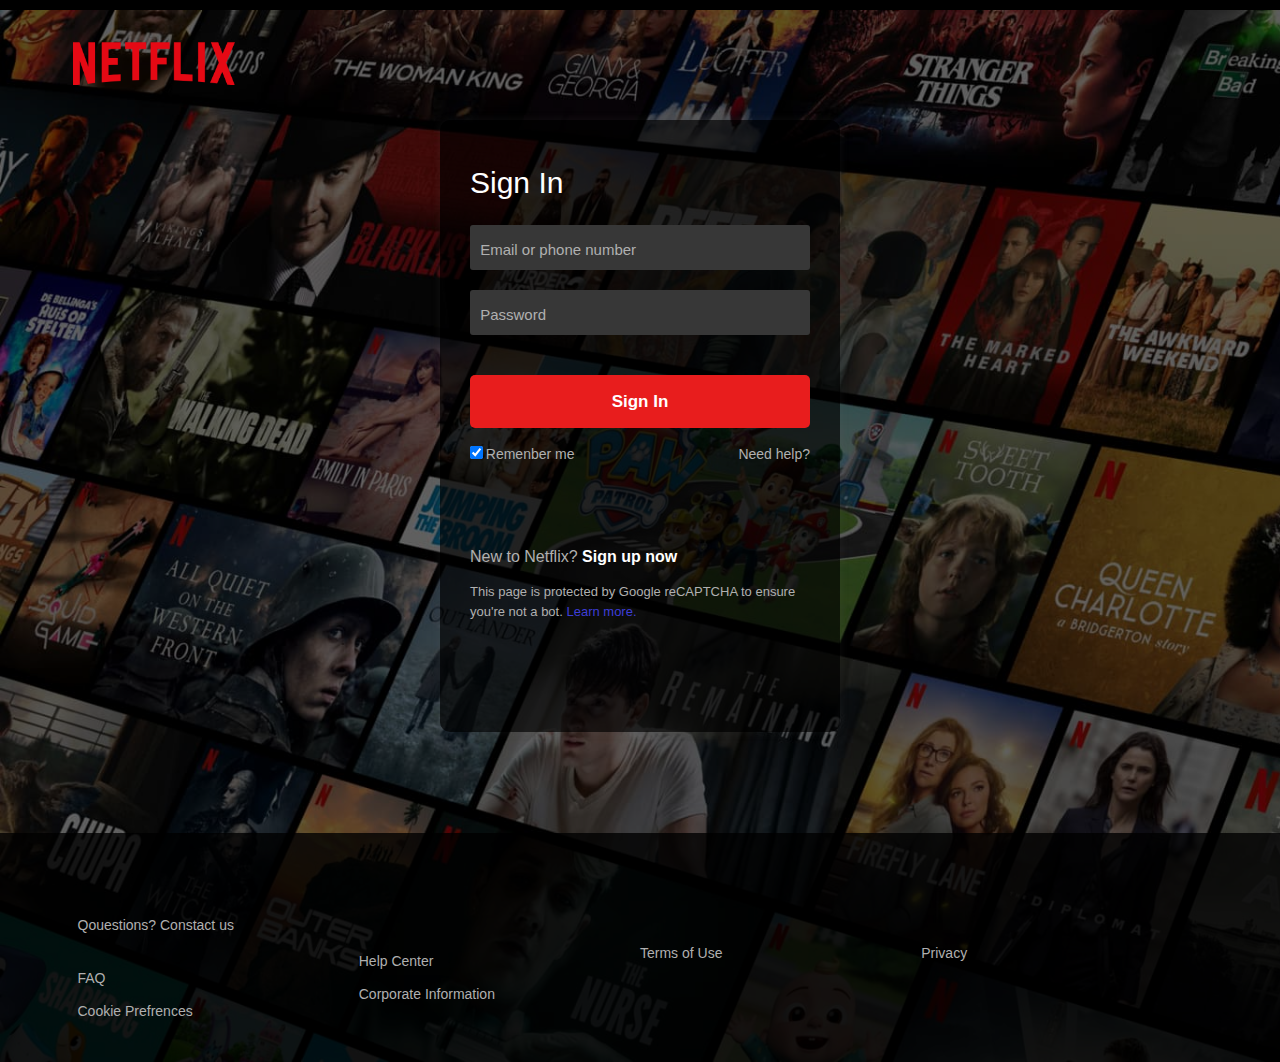
<file: pages/signup.html>
<!DOCTYPE html>
<html lang="en">
<head>
    <meta charset="UTF-8">
    <meta http-equiv="X-UA-Compatible" content="IE=edge">
    <meta name="viewport" content="width=device-width, initial-scale=1.0">
    <link rel="stylesheet" href="./../css/w3.css">
    <link rel="stylesheet" href="./../css/mystyle.css">
    <title>Netflix SignUp</title>
</head>
<body>
    <header class="header-section reduce-black" style="width: 100%; height: fit-content; padding-bottom: 20em; position: relative;">
        <div class="container" style="width: 90%;">
         <nav class="navbar" style="padding-top: 2em;">
             <div class="logo-box"><a href="./../index.html"></a></div>
         </nav>
         <div class="form-box">
            <div class="form">
                <form action="">
                    <h2>Sign In</h2>
                    <div class="email-box">
                        <input class="input-box email" type="email" id="email" placeholder=" " required>
                        <label for="email">Email or phone number</label>
                    </div>
                    <div class="email-box">
                        <input class="input-box password" type="password" id="password" placeholder=" " required>
                        <label for="password">Password</label>
                    </div>
                    <div class="submit-btn" style="margin-top: 4rem;"><input type="submit" value="Sign In"></div>
                    <div class="align-boxes" style="margin-top: 1.5rem;">
                        <div class="check-box"><input type="checkbox" id="check-box" checked><label for="check-box" style="padding-left: 0.2em;">Remenber me</label></div>
                        <p> <a class="left-text" href="#">Need help?</a></p>
                    </div>
                    <div class="form-footer">
                        <p style="font-size: 1.6rem;">New to Netflix? <a class="bold-link" href="./../index.html">Sign up now</a></p>
                        <p class="tiny-text">This page is protected by Google reCAPTCHA to ensure you're not a bot. <a href="#" style="color: rgb(61, 61, 215);">Learn more.</a></p>
                    </div>
                </form>
            </div>
         </div>
        </div>

    <footer class="footer-section bottom-section">
        <div class="container">
            <div class="align-boxes">
                <div class="links-box">
                    <p style="margin-top: 2em;"><a href="./quest&contact-us.html">Qouestions? Constact us</a></p>
                    <p style="margin-top: 2rem;"><a href="./FAQ-page.html">FAQ</a></p>
                    <p class="w3-hide-medium w3-hide-large"><a href="#">Terms of Use</a></p>
                    <p class="w3-hide-medium  show-med"><a href="#">Cookie Prefrences</a></p>
                    <p class="w3-hide-large w3-hide-small hide-med"><a href="#">Privacy</a></p>
                </div>

                <div class="links-box" style="margin-top: 5rem;">
                    <p><a href="./help-page.html">Help Center</a></p>
                    <p class="w3-hide-large w3-hide-medium"><a href="#">Privacy</a></p>
                    <p class="w3-hide-medium show-med"><a href="#">Corporate Information</a></p>
                    <p class="w3-hide-large w3-hide-small hide-med"><a href="#">Cookie Prefrences</a></p>
                </div>
                <div class="links-box w3-hide-small">
                    <p><a href="#">Terms of Use</a></p>
                    <p class="w3-hide-large hide-med"><a href="#">Corporate Information</a></p>
                </div>
                <div class="links-box w3-hide-medium show-med w3-hide-small">
                    <p><a href="#">Privacy</a></p>
                </div>
            </div>
        </div>
    </footer>
    </header>
</body>
</html>
</file>
<file: css/mystyle.css>
*,
*::before,
*::after {
  margin: 0%;
  padding: 0%;
  box-sizing: border-box;
  list-style: none;
  text-decoration: none;
}

html {
  font-size: 62.5%;
  --bg-black: black;
  --text-white: white;
  scroll-behavior: smooth;
}
body {
  font-family: Arial, Helvetica, sans-serif;
  color: var(--text-white);
  background-color: var(--bg-black);
}

/* ####### utility ########### */
.container-lg {
  max-width: 95%;
  width: 125rem;
  margin: auto;
}
.container {
  max-width: 1350px;
  width: 75%;
  margin: auto;
  /* border: 1px solid white; */
}
.bg-black {
  background-color: black;
}
.text-white {
  color: white;
}

.bg-red-btn {
  display: inline-block;
  width: 17rem;
  background-color: rgb(232, 29, 29);
  text-align: center;
  border-radius: 0.5rem;
  transition: all 300ms linear;
}
.bg-red-btn:hover {
  background-color: rgb(232, 29, 29, 0.85) !important;
}
.hover-bottombar:hover {
  text-decoration: underline;
}

.align-boxes {
  display: flex;
  justify-content: space-between;
  align-items: center;
}
/* fonts-size */
.large-f {
  font-size: 5rem;
}

/* ####### header-section styling ########### */
.header-section {
  width: 100vw;
  height: 100vh;
  background: linear-gradient(rgba(0, 0, 0, 0.7), rgba(0, 0, 0, 0.7)),
    url(./../assessts/netflex-bg-img.jpg) no-repeat;
  background-position: center center;
  background-size: cover;
}

/* nav-bar */
.navbar-bef {
  position: relative;
}
.navbar-bef::before {
  content: "";
  display: block;
  width: 100%;
  height: fit-content;
  padding: 7.5em 0em;
  background: var(--bg-black);
  color: var(--text-white);
  position: absolute;
  top: 0%;
  left: 0%;
  right: 0%;
  bottom: 0%;
  z-index: -1;
}
.logo-box {
  width: 18rem;
  height: 5rem;
  /* border: 1px solid white; */
}
.logo-box a {
  display: block;
  width: 90%;
  height: 90%;
  margin: auto;
  background: url(./../assessts/netflix-logo.png) no-repeat;
  background-position: center center;
  background-size: cover;
}

.sign-btn-box {
  width: 7.5rem;
  color: var(--text-white);
  border-radius: 0.4rem;
}
.sign-btn-box a {
  display: block;
  width: 100%;
  text-align: center;
  padding: 0.3em 0em;
  font-size: 1.5rem;
  text-transform: capitalize;
}
/* end navbar */

.center-content {
  /* border: 1px solid white; */
  width: 90%;
  margin: 15rem auto 3rem auto;
  text-align: center;
}
.center-content h1 {
  font-weight: bolder;
}
.input-box {
  width: 60%;
  /* height: 10rem; */
  margin: 2rem auto;
  /* border: 1px solid white!important; */
}
.center-content .email-box label {
  width: 30%;
  top: 40%;
  left: 3%;
}
.center-content .email-box .input-box:focus ~ label,
.center-content .input-box:not(:placeholder-shown) ~ label {
  top: 30% !important;
  left: 4% !important;
}

/* .input-box .input{
    width: 65%;
    padding: 0.2em;
    border-radius: 0.7rem;
    border: 1px solid white;
}
.input input{
    display: block;
    width: 100%;
    padding: 1em;
    color: white;
    background-color: rgba(37, 37, 37, 0.744);
    border: 1px solid lightgray;
    border-radius: 0.5rem;
} */
::placeholder {
  font-weight: bolder;
  color: rgba(255, 255, 255, 0.809);
}
.input-box .send-btn {
  width: 33%;
  border-radius: 0.5rem;
}
.send-btn a {
  display: block;
  width: 100%;
  padding: 0.6em;
  font-size: 2rem;
  font-weight: bold;
  text-transform: capitalize;
}
/* end header */

/* start sections styling */
.section {
  width: 100%;
  height: 80vh;
  border-top: 8px solid rgba(232, 232, 232, 0.18);
  border-bottom: 8px solid rgba(232, 232, 232, 0.18);
}
.content-box {
  width: 50%;
  /* border: 1px solid white; */
  padding: 0.5em 1.5em;
}
.section .align-boxes {
  margin: 5rem auto 4rem auto;
  /* border: 1px solid white; */
}
.section h1 {
  font-weight: bolder;
}
.section p {
  font-size: 2rem;
  word-spacing: 3px;
}

.tv-img-box {
  width: 100%;
  height: fit-content;
  position: relative;
  /* border: 1px solid white; */
}
.tv-img-box img {
  display: block;
  width: 100%;
}
.download-box {
  width: 60%;
  height: 9rem;
  background-color: black;
  border: 2px solid rgba(232, 232, 232, 0.18);
  border-radius: 1rem;
  position: absolute;
  left: 20%;
  bottom: 5%;
}
.download-box .download-icon {
  width: 5rem;
  height: 5rem;
  background: url(./../assessts/download-icon.gif) no-repeat;
  background-position: center center;
  background-size: cover;
  border-radius: 50%;
  /* border: 1px solid white; */
}
.tv-img-box .hosting-vid {
  display: inline-block;
  width: 73%;
  height: 190px;
  position: absolute;
  top: 21%;
  left: 13%;
  z-index: -1;
  /* border: 1px solid white; */
}

/* question and answer section */
.w3-btn:hover {
  background-color: rgba(124, 124, 124, 0.38) !important;
}
.popup-btn{
  position: relative;
}
.popup-btn .checkbox{
  position: absolute;
  display: block;
  width: 100%;
  height: 100%;
  top: 3%;
  right: 1%;
  z-index: 5;
  opacity: 0;  
}
.plus-btn{
  position: absolute;
  top: 25%;
  right: 2%;
  width: 4rem;
  height: 4rem;
  /* background-color: white; */
}
.plus-btn .lines{
  position: absolute;
  top: 3%;
  right: 1%;
  width: 4rem;
  height: 4rem;
  z-index: 1;
  display: flex;
  justify-content: space-between;
  align-items: center;
  flex-direction: column;
}
.plus-btn .line{
  display: block;
  width: 100%;
  height: 0.7rem;
  background-color: rgba(255, 255, 255, 0.818);
  transition: all 250ms linear;
}
.lines .line2{
  display: none;
}
.plus-btn .lines .line1{
  margin-top: 2.3rem;
  transform: rotate(90deg);
}
.plus-btn .lines .line3{
  transform: translateY(-130%);
}
.plus-btn .checkbox:checked ~ .lines .line1{
  transform: rotate(180deg);
}
/*.plus-btn {
  display: block;
  width: 4rem;
  height: 4rem;
  position: absolute;
  top: 25%;
  right: 2%;
}
.plus-btn .checkbox{
  position: absolute;
  display: block;
  width: 100%;
  height: 100%;
  top: 3%;
  right: 1%;
  z-index: 5;
  opacity: 0;
}
.plus-btn .lines{
  position: absolute;
  top: 3%;
  right: 1%;
  width: 4rem;
  height: 4rem;
  z-index: 2;
  display: flex;
  justify-content: space-between;
  align-items: center;
  flex-direction: column;
}
.plus-btn .line{
  display: block;
  width: 100%;
  height: 0.7rem;
  background-color: rgba(255, 255, 255, 0.818);
  transition: all 200ms linear;
}
.plus-btn .lines .line1{
  transform-origin: 0% 0%;
}
.plus-btn .lines .line3{
  transform-origin: 0% 100%;
}
.plus-btn .checkbox:checked ~ .lines .line1{
  transform: rotate(55deg);
}
.plus-btn .checkbox:checked ~ .lines .line2{
  display: none;
}
.plus-btn .checkbox:checked ~ .lines .line3{
  transform: rotate(-55deg);
} */




/* footer-section */
.footer-section {
  width: 100%;
  height: fit-content;
  padding-bottom: 5em;
}
.links-box {
  width: 33%;
  height: fit-content;
  /* border: 1px solid white; */
}
.links-box p {
  padding-top: 0.7em;
  color: lightgray;
}
.links-box a {
  text-decoration: underline;
}
.links-box a:hover {
  text-decoration: none;
}
.links-box select {
  width: 13rem;
  margin-top: 3.5rem;
  padding: 0.4em 1em;
  color: var(--text-white);
  background: url(./../assessts/global.png) no-repeat, black;
  background-position: left center;
  background-size: 2rem;
  text-align: center;
  border-radius: 0.4rem;
}

/* ######### signup page styling ######### */
.reduce-black {
  background: linear-gradient(rgba(0, 0, 0, 0.5), rgba(0, 0, 0, 0.5)),
    url(./../assessts/netflex-bg-img.jpg) no-repeat;
  background-size: cover;
}
.form-box {
  max-width: 700px;
  width: 38%;
  height: fit-content;
  margin: 3rem auto;
  padding: 4em;
  background-color: rgba(0, 0, 0, 0.648);
  border-radius: 1rem;
  box-shadow: 0px 0px 10px 0px rgba(113, 113, 113, 0.131);
}
.form-box .form {
  width: 100%;
  margin: auto;
}
.form h2 {
  font-size: 3rem;
}
.email-box {
  width: 100%;
  position: relative;
}
.email-box .input-box {
  display: block;
  color: var(--text-white);
  background: rgb(55, 55, 55);
  width: 100%;
  height: fit-content;
  font-size: 1.5rem;
  padding: 1.3em 1em 0.2em 1em;
  border: none;
  outline: none;
  border-radius: 0.3rem;
  transition: all 150ms linear;
}
.email-box label {
  width: 50%;
  font-size: 1.5rem;
  position: absolute;
  top: 30%;
  left: 3%;
  text-align: left;
  color: rgb(176, 176, 176);
  transition: all 150ms linear;
}
.email-box .input-box:focus {
  background: rgb(75, 75, 75);
}
.email-box .input-box:focus ~ label,
.email-box .input-box:not(:placeholder-shown) ~ label {
  top: 15%;
  left: 4%;
  font-size: 1.1rem;
}

.submit-btn input {
  display: block;
  width: 100%;
  border: none;
  border-radius: 0.5rem;
  color: var(--text-white);
  background-color: rgb(232, 29, 29);
  padding: 0.6em;
  cursor: pointer;
  font-size: 1.7rem;
  font-weight: bolder;
}

.check-box label,
.left-text {
  font-size: 1.4rem;
  color: rgb(176, 176, 176);
}

.left-text:hover {
  text-decoration: underline;
}
.form-footer {
  margin: 7rem auto 2rem auto;
  color: rgb(176, 176, 176);
}
.form-footer .bold-link {
  color: white;
  font-weight: bolder;
}
.form-footer .tiny-text {
  font-size: 1.3rem;
  padding-top: 1em;
  padding-right: 0.3em;
  line-height: 2rem;
}

.bottom-section {
  position: absolute;
  bottom: 0%;
  height: fit-content;
  background-color: rgba(0, 0, 0, 0.79);
  box-shadow: 1px 0px 10px rgba(255, 255, 255, 0);
}
.bottom-section a {
  text-decoration: none;
  color: rgb(176, 176, 176);
  font-size: 1.4rem;
}
.bottom-section a:hover {
  text-decoration: underline;
}

/* ContactUs and help section styling */
.left-side-border {
  padding: 0.8em 1em;
}
.left-side-border a {
  display: block;
  font-size: 2rem;
  text-transform: capitalize;
  text-decoration: none;
  padding-left: 0.8em;
  border-left: 1px solid white;
}
.buttons .btn {
  width: 12rem;
  background-color: rgb(232, 29, 29);
  border-radius: 0.3rem;
}
.buttons .join-btn {
  background-color: black;
  border: 1px solid white;
  transition: all 300ms linear;
}
.buttons .join-btn:hover {
  background-color: white;
  color: var(--bg-black);
}
.buttons a {
  display: block;
  font-size: 1.4rem;
  text-transform: uppercase;
  font-weight: bold;
  padding: 0.4em 0.8em;
  text-align: center;
}
.issue-box input {
  display: block;
  width: 100%;
  padding: 0.7em 1em;
  border: 1px solid lightgray;
  outline: none;
}
.issue-box ::placeholder {
  color: gray;
  font-weight: lighter;
}
.issue-box .right-arrow-icon {
  display: block;
  position: absolute;
  top: 30%;
  right: 2%;
  width: 2.5rem;
  height: 2rem;
  background: url(./../assessts/right-arrow.png) no-repeat;
  background-size: cover;
  background-position: center center;
  opacity: 0.5;
  visibility: hidden;
}
.issue-box input:focus ~ .right-arrow-icon {
  visibility: visible;
}
.contactUs-box .links-box {
  width: 100%;
  padding: 0.5em 0em 0.8em 0em;
  border-bottom: 1px solid lightgray;
}
.contactUs-box .links-box a {
  background: url(./../assessts/angle-braket.png) no-repeat;
  background-position: right center;
  background-size: 1.5rem;
  display: block;
  width: 100%;
  font-weight: normal;
  font-size: 1.6rem;
  color: rgb(55, 55, 55);
  text-decoration: none;
}
.contactUs-box .links-box a:hover {
  text-decoration: underline;
  background-size: 1.7rem;
  color: black;
}

.select-box {
  width: 20rem;
  /* border: 1px solid white; */
}
.select-box select {
  width: 100%;
  padding: 0.7em;
  color: white;
  background: none;
  color: rgb(55, 55, 55);
  transition: all 400ms linear;
}
.select-box select:hover {
  background-color: rgba(255, 255, 255, 0.609);
  cursor: pointer;
}
.select-box select option {
  color: black;
  text-transform: capitalize;
}
.remove-underline a {
  text-decoration: none;
}
.remove-underline a:hover {
  text-decoration: underline;
}

/* FAQ section stylying */
.back-btn .left-arrow-icon {
  display: inline-block;
  background: url(./../assessts/left-arrow.png) no-repeat;
  background-position: left center;
  background-size: 1.3rem;
  padding: 0.4em 0.5em;
}
.back-btn a:hover {
  text-decoration: underline;
}
.back-btn a:hover .left-arrow-icon {
  background-size: 1.2rem;
}
.img-box {
  max-width: 125rem;
  width: 70%;
  height: fit-content;
  margin: 3rem 0rem 2rem 0rem;
}
.img-box img {
  display: block;
  width: 100%;
  height: 45rem;
}
.img-desc {
  max-width: 125rem;
  width: 70%;
  height: fit-content;
  margin: 2rem 0rem;
  padding-bottom: 3em;
  border-bottom: 1px solid lightgray;
}
.img-desc p {
  font-size: 1.6rem;
}
.img-desc span:hover {
  text-decoration: underline;
}
.rel-articel-box {
  width: 30rem;
  height: fit-content;
  position: absolute;
  top: 6%;
  right: 4%;
  border: 1px solid lightgray;
  border-radius: 5px;
}
.red-line {
  width: 100%;
  position: relative;
  padding: 1em;
}
.red-line::before {
  content: "";
  display: block;
  width: 100%;
  position: absolute;
  top: 0%;
  left: 0%;
  border: 3px solid rgb(232, 29, 29);
  border-top-left-radius: 5px;
  border-top-right-radius: 5px;
}
.red-line h4 {
  margin: 0rem;
  text-transform: capitalize;
  font-weight: bold;
}
.red-line .articel-box {
  width: 100%;
  display: flex;
  justify-content: flex-start;
  align-items: center;
  padding-top: 1em;
  /* border: 1px solid green; */
}
.red-line .articel-icon {
  width: 2.5rem;
  height: 2.5rem;
  display: block;
  background: url(./../assessts/news.png) no-repeat;
  background-position: center;
  background-size: cover;
}
.red-line a {
  font-size: 1.6rem;
  text-decoration: underline;
  padding-top: 0.3em;
  padding-left: 1em;
}
.red-line a:hover {
  color: rgb(112, 111, 111);
}

.hover-gray:hover {
  background-color: lightgray !important;
}
.leftbar {
  padding-left: 0.8em;
  border-left: 4px solid rgb(196, 196, 196);
}
.order-list {
  padding: 1em 1.5em;
}
.order-list li {
  padding: 0.5em 0em;
  list-style: decimal;
}
.f-btn {
  display: inline-block;
  background: none;
  border: none;
  font-weight: normal;
  cursor: pointer;
  margin-left: 1rem;
  border-bottom: 1px solid black;
}

/* Help section styling */
.help-center-box {
  width: 60%;
  margin: 1.5rem auto;
  text-align: center;
  /* border: 1px solid white; */
}
.help-center-box h2 {
  font-weight: bold;
}
.help-center-box input {
  display: block;
  width: 100%;
  padding: 0.8em 0em 0.8em 3.5em;
  border: none;
  border-radius: 0.3rem;
  outline: none;
}
.help-center-box .search-icon {
  display: block;
  width: 3rem;
  height: 3rem;
  background: url(./../assessts/search-icon.png) no-repeat;
  background-position: center;
  background-size: cover;
  border-radius: 50%;
  position: absolute;
  top: 20%;
  left: 1%;
  /* border: 1px solid green; */
}
.help-center-box ::placeholder {
  color: gray;
  font-weight: normal;
}
.topics-boxes .box {
  position: relative;
  /* text-align: end; */
}
.topics-boxes .articel-icon {
  width: 2.5rem;
  height: 2.5rem;
  background: url(./../assessts/news.png) no-repeat;
  background-position: center;
  background-size: cover;
  position: absolute;
  top: 25%;
  left: 5%;
}
.topics-boxes a {
  display: block;
  width: 100%;
  font-size: 1.7rem;
  font-weight: bold;
  margin-left: 3rem;
  padding: 0.8em 1.3em;
}
.topics-boxes a:hover {
  color: rgb(232, 29, 29);
  text-decoration: underline;
}
.links-section .box {
  width: 20%;
  padding: 0em 3.5em 0em 0em;
  /* border: 1px solid red; */
}
.links-section h3 {
  font-weight: bold;
  margin: 0rem 0rem 2rem 0rem;
}
.links-section p {
  margin: 1rem 0rem;
  word-spacing: normal;
}
.links-section a {
  width: 100%;
  display: inline-block;
  font-size: 1.6rem;
}
.links-section a:hover {
  color: red;
  text-decoration: underline;
}
.links-section .right-arrow {
  background: url(./../assessts/angle-braket.png) no-repeat;
  background-size: 1.5rem;
  background-position: right center;
}
.links-section a:hover.right-arrow {
  background-size: 1.3rem;
}

/* layout for different width size */
@media (max-width: 600px) {
  html {
    font-size: 55%;
  }

  .header-section {
    background: var(--bg-black);
    padding-bottom: 0em !important;
    height: fit-content;
    /* border: 1px solid white; */
  }
  .sm-bg-img {
    background: linear-gradient(rgba(0, 0, 0, 0.7), rgba(0, 0, 0, 0.7)),
      url(./../assessts/netflex-bg-img.jpg) no-repeat;
    background-position: center center;
    background-size: cover;
  }
  .center-content {
    width: 100%;
    margin-top: 5rem;
  }
  .large-f {
    font-size: 3.5rem;
  }
  .header-section h3 {
    font-size: 2.3rem;
  }
  .logo-box {
    width: 10rem;
    height: 3rem;
  }
  .section {
    height: fit-content;
  }
  .sm-dev {
    height: fit-content !important;
    flex-direction: column;
  }
  .container {
    width: 100% !important;
    height: fit-content;
    margin: 0% auto;
    padding: 0em 1em;
    /* border: 1px solid red; */
  }
  .content-box {
    width: 100%;
    text-align: center;
    padding: 0em;
    order: 9;
    /* border: 1px solid red; */
  }
  .content-box .sm-inline {
    display: inline-block !important;
  }
  .heading-first {
    order: 5;
  }
  .tv-img-box .hosting-vid{
    width: 100%;
    height: 100%;
    top: 0%;
    left: 0%;
  }
  .form-box {
    width: 95%;
    margin: 0% auto;
    padding: 0em;
  }
  .input-box {
    width: 100% !important;
    /* border: 1px solid red; */
  }
  .email-box label {
    width: 40% !important;
    left: 3% !important;
  }
  .email-box .input-box {
    padding: 1.5em 1em 0.5em 1em;
  }
  .center-content .email-box .input-box:focus ~ label,
  .center-content .input-box:not(:placeholder-shown) ~ label {
    top: 30% !important;
    left: 4% !important;
  }
  .submit-btn input {
    padding: 0.8em;
  }
  .form-footer {
    margin-top: 3rem;
  }
  .bottom-section {
    position: absolute;
    top: 105%;
    width: 100%;
    padding: 0em 1em;
    padding: 0em 1em 3em 1em;
    border-top: 1px solid lightgray;
  }
  .questions-box button {
    padding: 0.5em auto !important;
  }

  /* contactUs page styling */
  .navbar {
    padding: 0.8em !important;
  }
  .navbar .container {
    max-width: 90% !important;
  }
  .navbar .left-side-border {
    margin-left: 0.5rem;
    padding: 0% !important;
    /* border: 1px solid red; */
  }
  .navbar .left-side-border a {
    font-size: 1.7rem;
    padding-left: 0.5em;
  }
  .navbar .logo-box {
    width: 10rem !important;
    height: 3rem !important;
  }

  .contactUs-box .container {
    max-width: 90% !important;
    padding: 0em 1em !important;
  }
  .contactUs-box h3 {
    font-size: 1.8rem !important;
  }

  /* FAq-section */
  .pad-bottom{
    padding-bottom: 18em;
  }
  .img-box,
  .img-desc{
    width: 100%;
  }
  .rel-articel-box{
    width: 95%;
    top: 93%;
    left: 2%;
  }

  /* Help section styling */
  .help-center-box {
    width: 100%;
  }
  .topics-boxes {
    width: 100%;
    flex-wrap: wrap;
  }
  .topics-boxes .box {
    width: 100% !important;
    margin: 1rem auto;
    padding: 0.5em;
    border-radius: 0.3rem;
  }
  .topics-boxes .articel-icon {
    top: 30%;
  }
  .links-section .align-boxes {
    flex-direction: column;
  }
  .links-section .box {
    width: 100% !important;
    margin: 1rem 0rem;
    padding: 0em;
  }
  .links-section p {
    padding: 0em !important;
  }
  .links-section a {
    background: url(./../assessts/angle-braket.png) no-repeat;
    background-size: 1.5rem;
    background-position: right center;
  }

  .footer-section {
    padding: 2em 0em;
  }
  .footer-section .links-box {
    width: 100%;
  }
}

@media (min-width: 601px) and (max-width: 950px) {
  html {
    font-size: 55%;
  }
  .header-section {
    background: var(--bg-black);
    padding-bottom: 1em !important;
    height: fit-content;
    /* border: 1px solid white; */
  }
  .sm-bg-img {
    background: linear-gradient(rgba(0, 0, 0, 0.7), rgba(0, 0, 0, 0.7)),
      url(./../assessts/netflex-bg-img.jpg) no-repeat;
    background-position: center center;
    background-size: cover;
  }
  .center-content {
    width: 100%;
    margin-top: 5rem;
  }
  .large-f {
    font-size: 3.5rem;
  }
  .input-box {
    width: 90% !important;
    margin: 0%;
    /* border: 1px solid red; */
  }
  .input-box .input {
    width: 100%;
  }
  .email-box label {
    width: 40% !important;
    top: 30% !important;
    left: 1% !important;
  }
  .header-section h3 {
    font-size: 2.3rem;
  }
  .logo-box {
    width: 10rem;
    height: 3rem;
  }
  .section {
    height: fit-content;
  }
  .container {
    width: 100% !important;
    height: fit-content;
    margin: 0% auto;
    padding: 0em 1em;
    /* border: 1px solid red; */
  }
  .container-lg{
    padding: 0em 0.5em;
  }
  .sm-dev {
    height: fit-content !important;
    flex-direction: column;
  }
  .content-box {
    width: 100%;
    text-align: center;
    padding: 0em;
    order: 9;
    /* border: 1px solid red; */
  }
  .content-box .sm-inline {
    display: inline-block !important;
  }
  .heading-first {
    order: 5;
  }
  .center-content .input-box {
    margin: auto;
  }
  .center-content .email-box .input-box:focus ~ label,
  .center-content .input-box:not(:placeholder-shown) ~ label {
    top: 15% !important;
    left: 8% !important;
  }
  .logo-box {
    width: 10rem;
    height: 3rem;
  }
  .tv-img-box .hosting-vid {
    display: inline-block;
    width: 100%;
    height: 100%;
    top: 0;
    right: 0;
    bottom: 0;
    left: 0;
    z-index: -1;
    /* border: 1px solid white; */
  }
  .form-box {
    width: 95%;
    margin: 0% auto;
    padding: 0em;
  }
  .form-box .input-box {
    width: 100% !important;
  }
  .form-box .password {
    margin: 2rem 0rem;
  }
  .form-box .email-box .input-box:focus ~ label,
  .form-box .email-box .input-box:not(:placeholder-shown) ~ label {
    top: 17% !important;
    left: 2%!important;
  }
  .email-box .input-box {
    padding: 1.5em 1em 0.5em 1em;
  }
  .email-box label {
    left: 8%!important;
    text-align: left;
  }
  .form-box  .email-box label {
    left: 3%!important;
  } 
  .submit-btn input {
    padding: 0.8em;
  }
  .form-footer {
    margin-top: 3rem;
  }
  .bottom-section {
    position: absolute;
    top: 105%;
    width: 100%;
    padding: 0em 1em 3em 1em;
    border-top: 1px solid lightgray;
  }

  /* contactUs page styling */
  .navbar {
    padding: 1em !important;
  }
  .navbar .container {
    max-width: 90% !important;
  }
  .navbar .left-side-border {
    margin-left: 0.5rem;
    padding: 0% !important;
  }
  .navbar .left-side-border a {
    font-size: 1.7rem;
    padding-left: 0.5em;
  }
  .contactUs-box .container {
    max-width: 90% !important;
    padding: 0em 1em !important;
  }

  /* FAq-section */
  .pad-bottom{
    padding-bottom: 18em;
  }
  .img-box,
  .img-desc{
    width: 100%;
  }
  .rel-articel-box{
    width: 95%;
    top: 93%;
    left: 2%;
  }


  /* help section */
  .help-center-box {
    width: 80%;
  }
  .help-center-box .input-box {
    margin: auto;
  }
  .topics-boxes {
    max-width: 100%!important;
    flex-wrap: wrap;
  }
  .topics-boxes .box {
    width: 100% !important;
    margin: 1rem auto;
    padding: 0.5em;
    border-radius: 0.3rem;
  }
  .topics-boxes .articel-icon {
    top: 30%;
    left: 2%;
  }
  .links-section .box {
    width: 48% !important;
    margin: 1rem 0rem;
    padding: 0em;
    /* border: 1px solid red; */
  }
  .links-section p {
    padding: 0em !important;
  }
  .links-section a {
    background: url(./../assessts/angle-braket.png) no-repeat;
    background-size: 1.5rem;
    background-position: right center;
  }

  .footer-section {
    padding: 2em 0em;
  }
  .sm-full a,
  .sm-full h3 {
    width: 100%;
    margin: 0.5rem 0rem !important;
  }
  .footer-section .links-box {
    width: 100%;
  }
}
@media (min-width: 601px) and (max-width: 750px) {
  .center-content .input-box {
    margin: auto;
  }
  .center-content .email-box .input-box:focus ~ label,
  .center-content .input-box:not(:placeholder-shown) ~ label {
    top: 15% !important;
  }
  .form-box {
    width: 95%;
    margin: 0% auto;
    padding: 0em;
  }
  .form-box .input-box {
    width: 100% !important;
  }
  .form-box .password {
    margin: 2rem 0rem;
  }
  .email-box .input-box {
    padding: 1.5em 1em 0.5em 1em;
  }
  .email-box label {
    left: 9%!important;
  }
  .form-box  .email-box label {
    left: 3%!important;
  } 
}

@media (min-width: 951px) and (max-width: 1350px) {
  .header-section {
    padding-bottom: 0em;
    height: fit-content;
    /* border: 1px solid white; */
  }
  .container,
  .container-lg,
  .section{
    height: fit-content!important;
    margin: 1rem auto!important;
  }
  .container,
  .container-lg{
    width: 95%;
  }
  .reduce-pad{
    padding: 0em;
  }
  .left-align .tv-img-box{
    margin: 0%!important;
  }
  .left-align .download-box{
    left: 10%;
    width: 80%;
  }
  .tv-img-box .hosting-vid {
    display: inline-block;
    width: 100%;
    height: 100%;
    top: 0;
    right: 0;
    bottom: 0;
    left: 0;
    z-index: -1;
  }
  .form-box {
    width: 40rem;
    padding: 2em;
    /* border: 1px solid red; */
  }
  /* .email-box .input-box {
    padding: 1.5em 1em 0.5em 1em;
  } */
  /* .center-content .email-box .input-box:focus ~ label,
  .center-content .email-box .input-box:not(:placeholder-shown) ~ label {
    left: 4%!important;
  } */
  .submit-btn input {
    padding: 0.8em;
  }
  .form-footer {
    margin: 8rem auto;
    /* border: 1px solid red; */
  }
  .links-section .align-boxes{
    justify-content: flex-start;
  }
  .links-section .box {
    width: 31% !important;
    margin: 1rem;
    padding: 0em;
    /* border: 1px solid red; */
  }
  .links-section .box3{
    order: 3;
  }
  .links-section .box4{
    order: 2;
  }
  .bottom-section {
    position: absolute;
    bottom: 0%;
    width: 100%;
    padding: 2em 1em;
    /* border: 1px solid red; */
  }
  .bottom-section .container {
    width: 90%;
  }
  .rel-articel-box{
    right: 0%;
    margin-right: 1rem;
  }
  .show-med {
    display: block !important;
  }
  .hide-med {
    display: none;
  }
}
</file>
